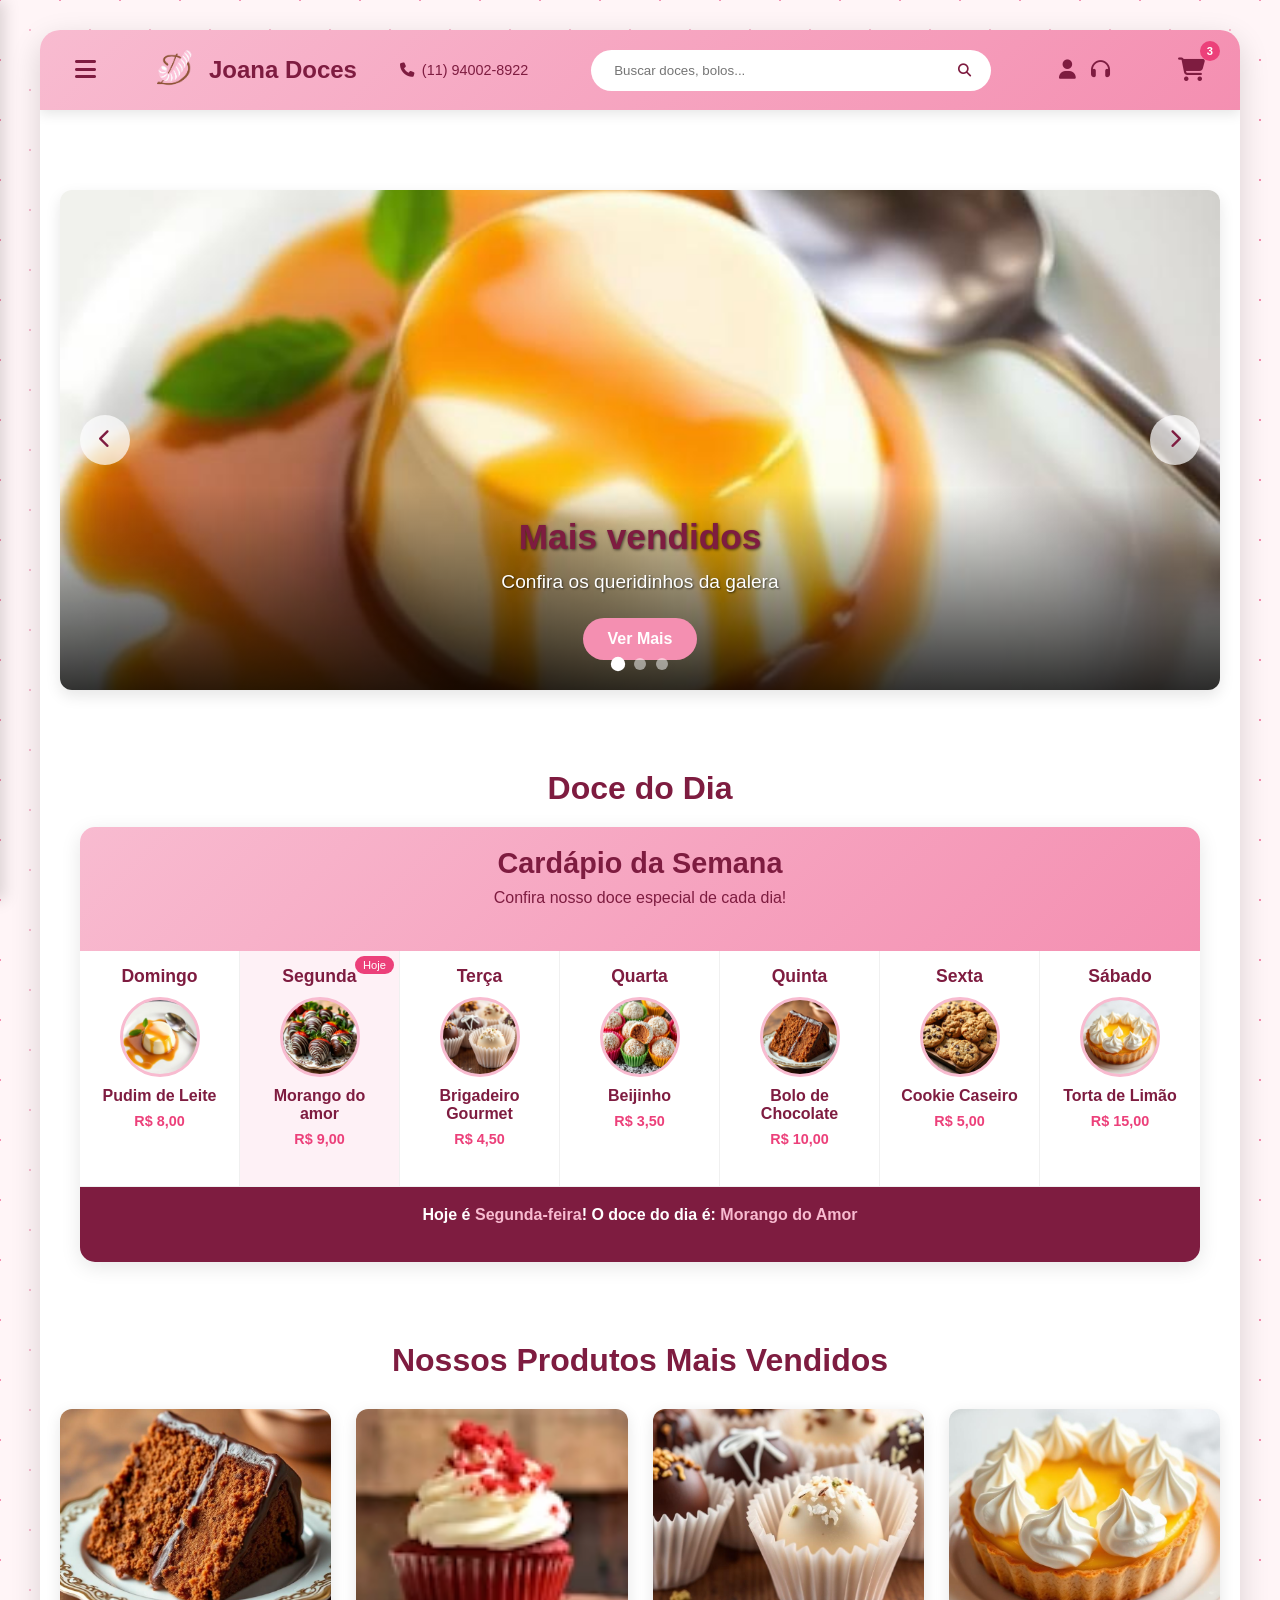
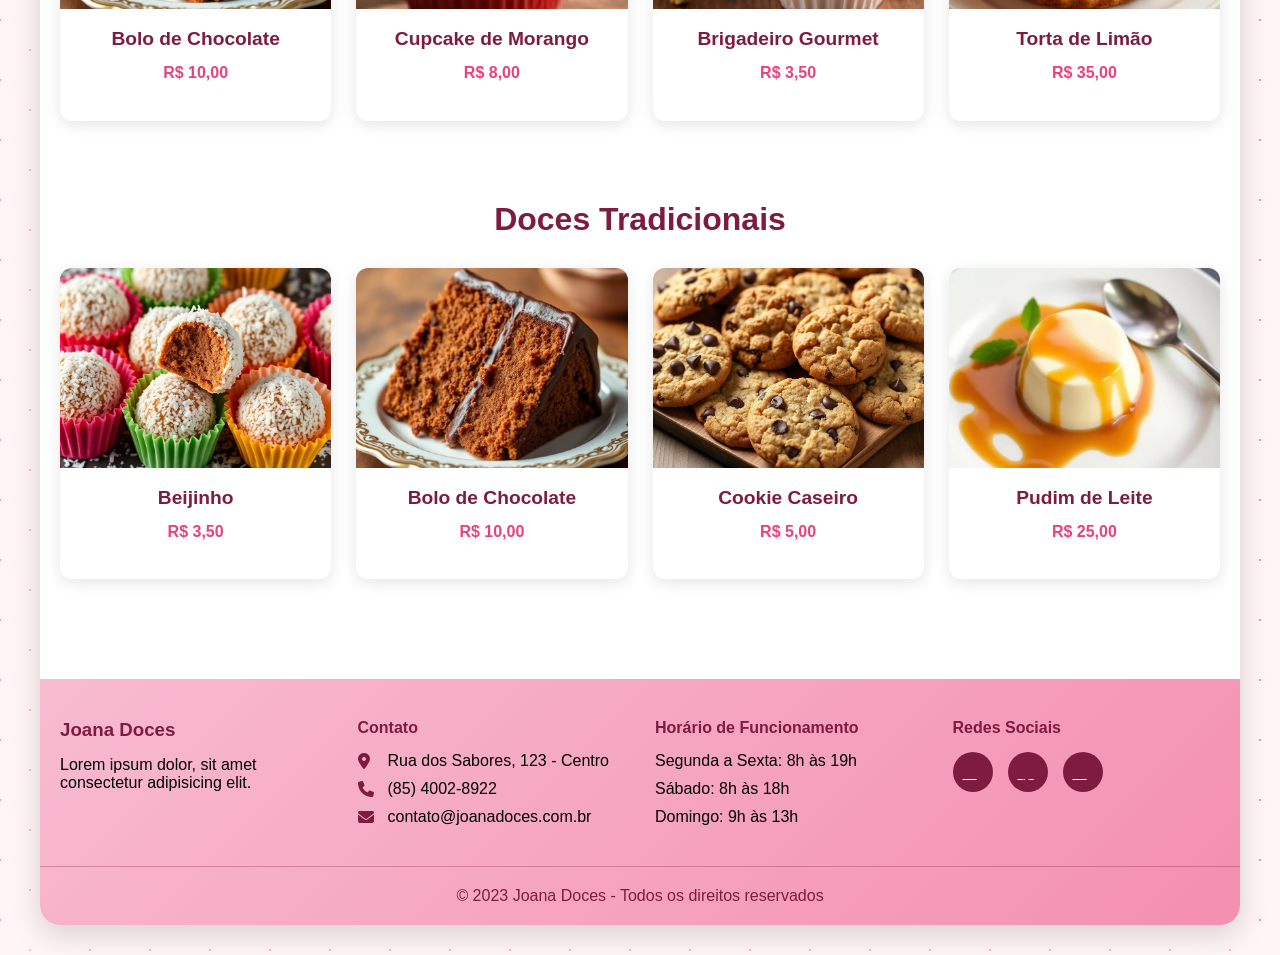
<file: index.html>
<!DOCTYPE html>
<html lang="pt-br">

<head>
    <meta charset="UTF-8">
    <meta name="viewport" content="width=device-width, initial-scale=1.0">
    <title>Joana - Doces</title>
    <link rel="stylesheet" href="https://cdnjs.cloudflare.com/ajax/libs/font-awesome/6.4.0/css/all.min.css">
    <link rel="stylesheet" href="style/style.css">
</head>

<body>
    <div class="main-container">
        <header>
            <button class="menu-toggle" id="menuToggle">
                <i class="fas fa-bars"></i>
            </button>

            <div class="logo">
                <img src="resource/new-logo-removebg-preview.png" alt="Joana Doces" class="logo-img">
                <span class="logo-text">Joana Doces</span>
            </div>

            <div class="contact-info">
                <a href="tel:+551199999999" class="phone-link">
                    <i class="fas fa-phone"></i>
                    <span>(11) 94002-8922</span>
                </a>
            </div>

            <div class="search-bar">
                <input type="text" placeholder="Buscar doces, bolos..." aria-label="Buscar produtos">
                <button type="submit" aria-label="Pesquisar">
                    <i class="fas fa-search"></i>
                </button>
            </div>

            <div class="user-actions">
                <a href="login.html" class="user-icon" aria-label="Minha conta">
                    <i class="fas fa-user"></i>
                </a>
                <a href="pages/suporte.html" class="wishlist-icon" aria-label="Suporte">
                    <i class="fa-solid fa-headphones"></i>
                </a>
            </div>

            <div class="cart-icon" id="cartIcon">
                <i class="fas fa-shopping-cart"></i>
                <span class="cart-count">3</span>
            </div>
        </header>

        <div class="side-menu" id="sideMenu">
            <div class="menu-header">
                <h2 class="menu-title">Menu</h2>
                <button class="close-menu" id="closeMenu">
                    <i class="fas fa-times"></i>
                </button>
            </div>

            <nav class="menu-nav">
                <ul>
                    <li><a href="index.html"><i class="fas fa-home"></i> Início</a></li>
                    <li><a href="#"><i class="fas fa-birthday-cake"></i> Bolos</a></li>
                    <li><a href="#"><i class="fas fa-cookie"></i> Doces do dia</a></li>
                    <li><a href="pages/loja.html"><i class="fas fa-gift"></i> Encomendas</a></li>
                    <li><a href="#"><i class="fas fa-users"></i> Sobre Nós</a></li>
                    <li><a href="pages/suporte.html"><i class="fas fa-phone"></i> Contato</a></li>
                </ul>
            </nav>
        </div>

        <div class="overlay" id="overlay"></div>

        <div class="content">
            <!-- Carrossel -->
            <section class="carousel-section">
                <div class="carousel-container">
                    <div class="carousel">
                        <div class="carousel-slide active">
                            <img src="img/baixados (5).jfif"
                                alt="Bolos decorados">
                            <div class="slide-content">
                                <h2>Mais vendidos</h2>
                                <p>Confira os queridinhos da galera</p>
                                <a href="#" class="btn">Ver Mais</a>
                            </div>
                        </div>
                        <div class="carousel-slide">
                            <img src="img/baixados (4).jfif"
                                alt="Cupcakes coloridos">
                            <div class="slide-content">
                                <h2>Doces do dia</h2>
                                <p>Sabores incríveis para todas as ocasiões</p>
                                <a href="#" class="btn">Ver Mais</a>
                            </div>
                        </div>
                        <div class="carousel-slide">
                            <img src="img/baixados (2).jfif"
                                alt="Docinhos finos">
                            <div class="slide-content">
                                <h2>Sugestões para você</h2>
                                <p>Sobremesas elegantes para momentos especiais</p>
                                <a href="#" class="btn">Ver Mais</a>
                            </div>
                        </div>
                    </div>
                    <button class="carousel-control prev" id="prevBtn">
                        <i class="fas fa-chevron-left"></i>
                    </button>
                    <button class="carousel-control next" id="nextBtn">
                        <i class="fas fa-chevron-right"></i>
                    </button>
                    <div class="carousel-indicators" id="indicators"></div>
                </div>
            </section>

            <!-- Seção Doce do Dia -->
            <section class="daily-special">
                <h2 class="section-title">Doce do Dia</h2>
                <div class="calendar-container">
                    <div class="calendar">
                        <div class="calendar-header">
                            <h3>Cardápio da Semana</h3>
                            <p>Confira nosso doce especial de cada dia!</p>
                        </div>
                        <div class="week-days">
                            <div class="day" data-day="domingo">
                                <h4>Domingo</h4>
                                <div class="dessert-info">
                                    <div class="dessert-image"
                                        style="background-image: url('img/baixados\ \(5\).jfif')">
                                    </div>
                                    <h5>Pudim de Leite</h5>
                                    <p>R$ 8,00</p>
                                </div>
                            </div>
                            <div class="day" data-day="segunda">
                                <h4>Segunda</h4>
                                <div class="dessert-info">
                                    <div class="dessert-image"
                                        style="background-image: url('img/baixados\ \(4\).jfif')">
                                    </div>
                                    <h5>Morango do amor</h5>
                                    <p>R$ 9,00</p>
                                </div>
                            </div>
                            <div class="day" data-day="terca">
                                <h4>Terça</h4>
                                <div class="dessert-info">
                                    <div class="dessert-image"
                                        style="background-image: url('img/baixados\ \(2\).jfif')">
                                    </div>
                                    <h5>Brigadeiro Gourmet</h5>
                                    <p>R$ 4,50</p>
                                </div>
                            </div>
                            <div class="day" data-day="quarta">
                                <h4>Quarta</h4>
                                <div class="dessert-info">
                                    <div class="dessert-image"
                                        style="background-image: url('img/baixados.jfif')">
                                    </div>
                                    <h5>Beijinho</h5>
                                    <p>R$ 3,50</p>
                                </div>
                            </div>
                            <div class="day" data-day="quinta">
                                <h4>Quinta</h4>
                                <div class="dessert-info">
                                    <div class="dessert-image"
                                        style="background-image: url('img/baixados\ \(1\).jfif')">
                                    </div>
                                    <h5>Bolo de Chocolate</h5>
                                    <p>R$ 10,00</p>
                                </div>
                            </div>
                            <div class="day" data-day="sexta">
                                <h4>Sexta</h4>
                                <div class="dessert-info">
                                    <div class="dessert-image"
                                        style="background-image: url('img/baixados\ \(3\).jfif')">
                                    </div>
                                    <h5>Cookie Caseiro</h5>
                                    <p>R$ 5,00</p>
                                </div>
                            </div>
                            <div class="day" data-day="sabado">
                                <h4>Sábado</h4>
                                <div class="dessert-info">
                                    <div class="dessert-image"
                                        style="background-image: url('img/baixados\ \(6\).jfif')">
                                    </div>
                                    <h5>Torta de Limão</h5>
                                    <p>R$ 15,00</p>
                                </div>
                            </div>
                        </div>
                        <div class="current-day-highlight">
                            <p>Hoje é <span id="current-day-name">Segunda-feira</span>! O doce do dia é: <span
                                    id="today-special">Morango do Amor</span></p>
                        </div>
                    </div>
                </div>
            </section>

            <!-- Sessao de produtos -->
            <section class="products-section">
                <h2 class="section-title">Nossos Produtos Mais Vendidos</h2>
                <div class="product-grid">
                    <div class="product-card">
                        <img src="img/baixados (1).jfif"
                            alt="Bolo de chocolate" class="product-image">
                        <div class="product-info">
                            <h3 class="product-title">Bolo de Chocolate</h3>
                            <p class="product-price">R$ 10,00</p>
                        </div>
                    </div>
                    <div class="product-card">
                        <img src="img/cupckeike.avif"
                            alt="Cupcake morango" class="product-image">
                        <div class="product-info">
                            <h3 class="product-title">Cupcake de Morango</h3>
                            <p class="product-price">R$ 8,00</p>
                        </div>
                    </div>
                    <div class="product-card">
                        <img src="img/baixados (2).jfif"
                            alt="Brigadeiro" class="product-image">
                        <div class="product-info">
                            <h3 class="product-title">Brigadeiro Gourmet</h3>
                            <p class="product-price">R$ 3,50</p>
                        </div>
                    </div>
                    <div class="product-card">
                        <img src="img/baixados (6).jfif"
                            alt="Torta de limão" class="product-image">
                        <div class="product-info">
                            <h3 class="product-title">Torta de Limão</h3>
                            <p class="product-price">R$ 35,00</p>
                        </div>
                    </div>
                </div>
            </section>

            <section class="products-section">
                <h2 class="section-title">Doces Tradicionais</h2>
                <div class="product-grid">
                    <div class="product-card">
                        <img src="img/baixados.jfif"
                            alt="Beijinho" class="product-image">
                        <div class="product-info">
                            <h3 class="product-title">Beijinho</h3>
                            <p class="product-price">R$ 3,50</p>
                        </div>
                    </div>
                    <div class="product-card">
                        <img src="img/baixados (1).jfif"
                            alt="Bolo de cenoura" class="product-image">
                        <div class="product-info">
                            <h3 class="product-title">Bolo de Chocolate</h3>
                            <p class="product-price">R$ 10,00</p>
                        </div>
                    </div>
                    <div class="product-card">
                        <img src="img/baixados (3).jfif"
                            alt="Cookie" class="product-image">
                        <div class="product-info">
                            <h3 class="product-title">Cookie Caseiro</h3>
                            <p class="product-price">R$ 5,00</p>
                        </div>
                    </div>
                    <div class="product-card">
                        <img src="img/baixados (5).jfif"
                            alt="Pudim" class="product-image">
                        <div class="product-info">
                            <h3 class="product-title">Pudim de Leite</h3>
                            <p class="product-price">R$ 25,00</p>
                        </div>
                    </div>
                </div>
            </section>
        </div>

        <footer class="site-footer">
            <div class="footer-content">
                <div class="footer-section">
                    <h3>Joana Doces</h3>
                    <p>Lorem ipsum dolor, sit amet consectetur adipisicing elit.</p>
                </div>

                <div class="footer-section">
                    <h4>Contato</h4>
                    <p><i class="fas fa-map-marker-alt"></i> Rua dos Sabores, 123 - Centro</p>
                    <p><i class="fas fa-phone"></i> (85) 4002-8922</p>
                    <p><i class="fas fa-envelope"></i> contato@joanadoces.com.br</p>
                </div>

                <div class="footer-section">
                    <h4>Horário de Funcionamento</h4>
                    <p>Segunda a Sexta: 8h às 19h</p>
                    <p>Sábado: 8h às 18h</p>
                    <p>Domingo: 9h às 13h</p>
                </div>

                <div class="footer-section">
                    <h4>Redes Sociais</h4>
                    <div class="social-icons">
                        <a href="#"><i class="fab fa-instagram"></i></a>
                        <a href="#"><i class="fab fa-facebook"></i></a>
                        <a href="#"><i class="fab fa-whatsapp"></i></a>
                    </div>
                </div>
            </div>

            <div class="footer-bottom">
                <p>&copy; 2023 Joana Doces - Todos os direitos reservados</p>
            </div>
        </footer>

    </div>
    <script src="scripts/script.js"></script>
</body>

</html>
</file>
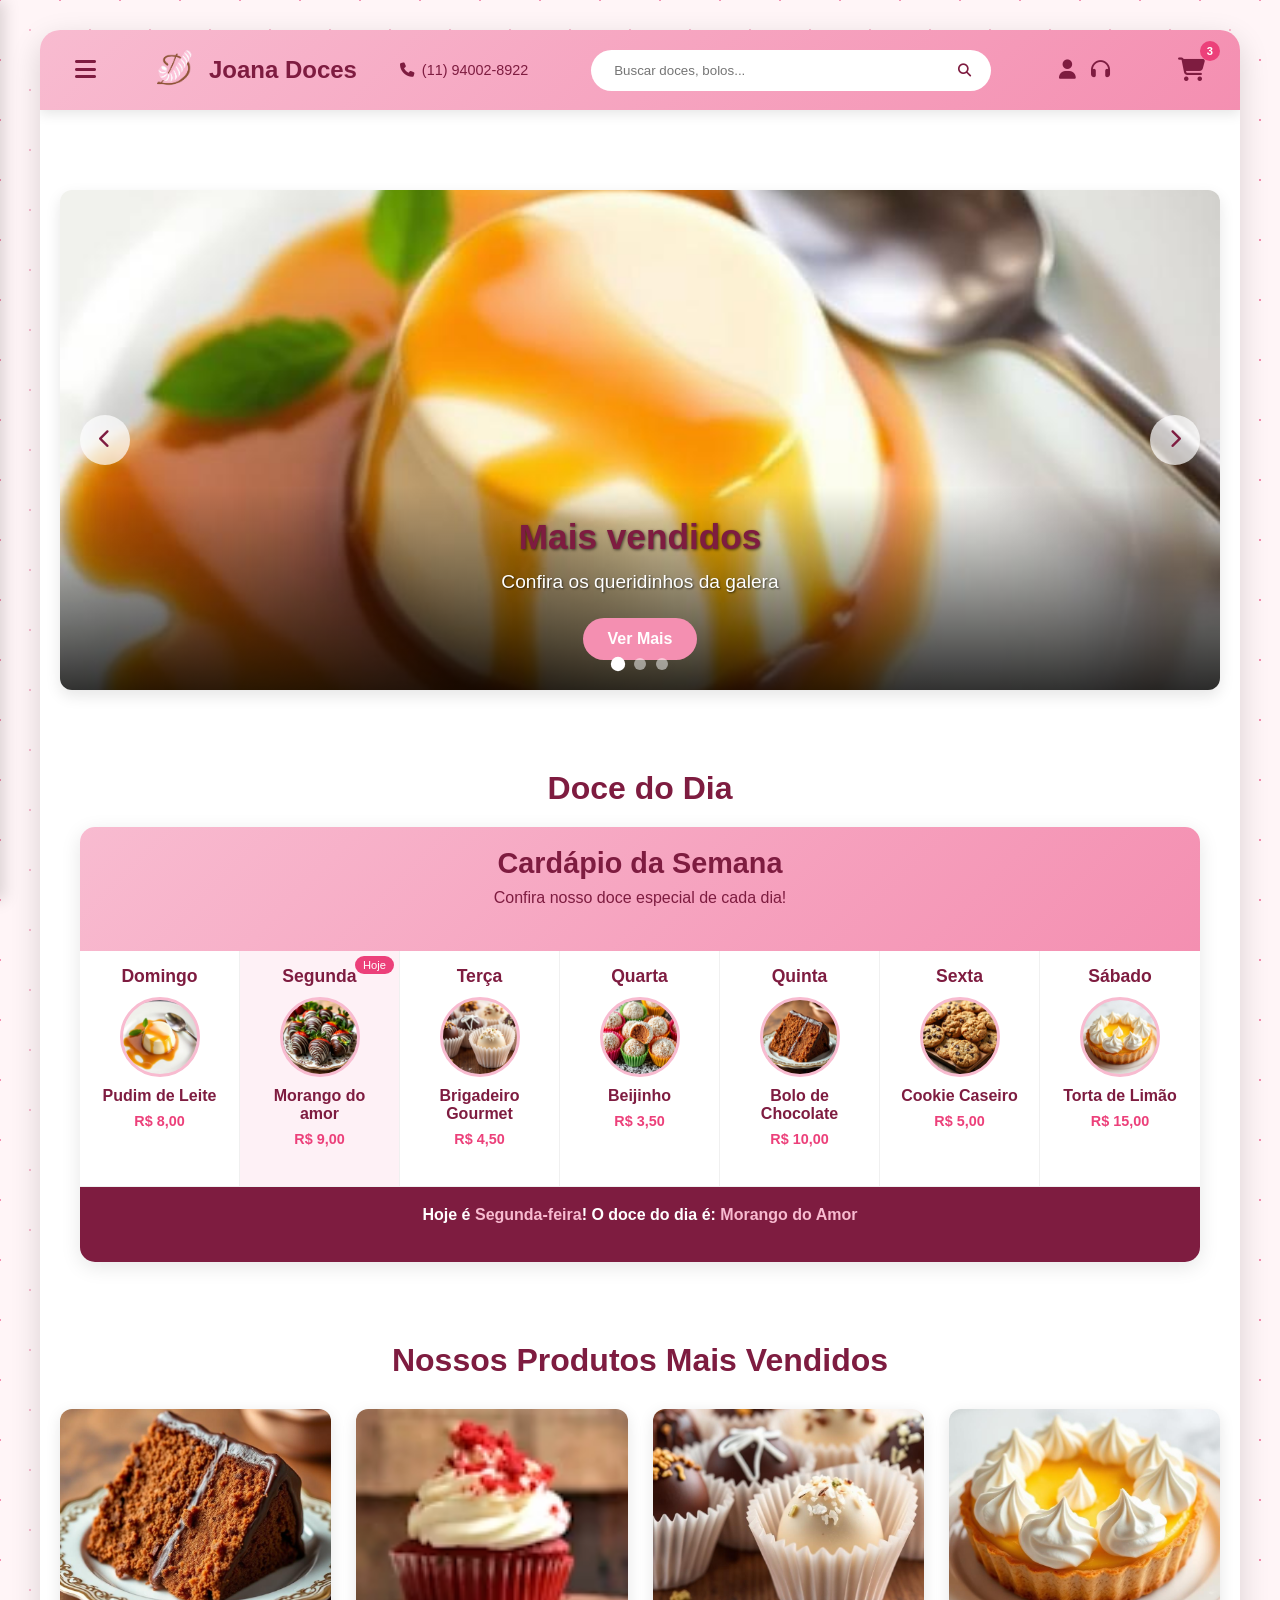
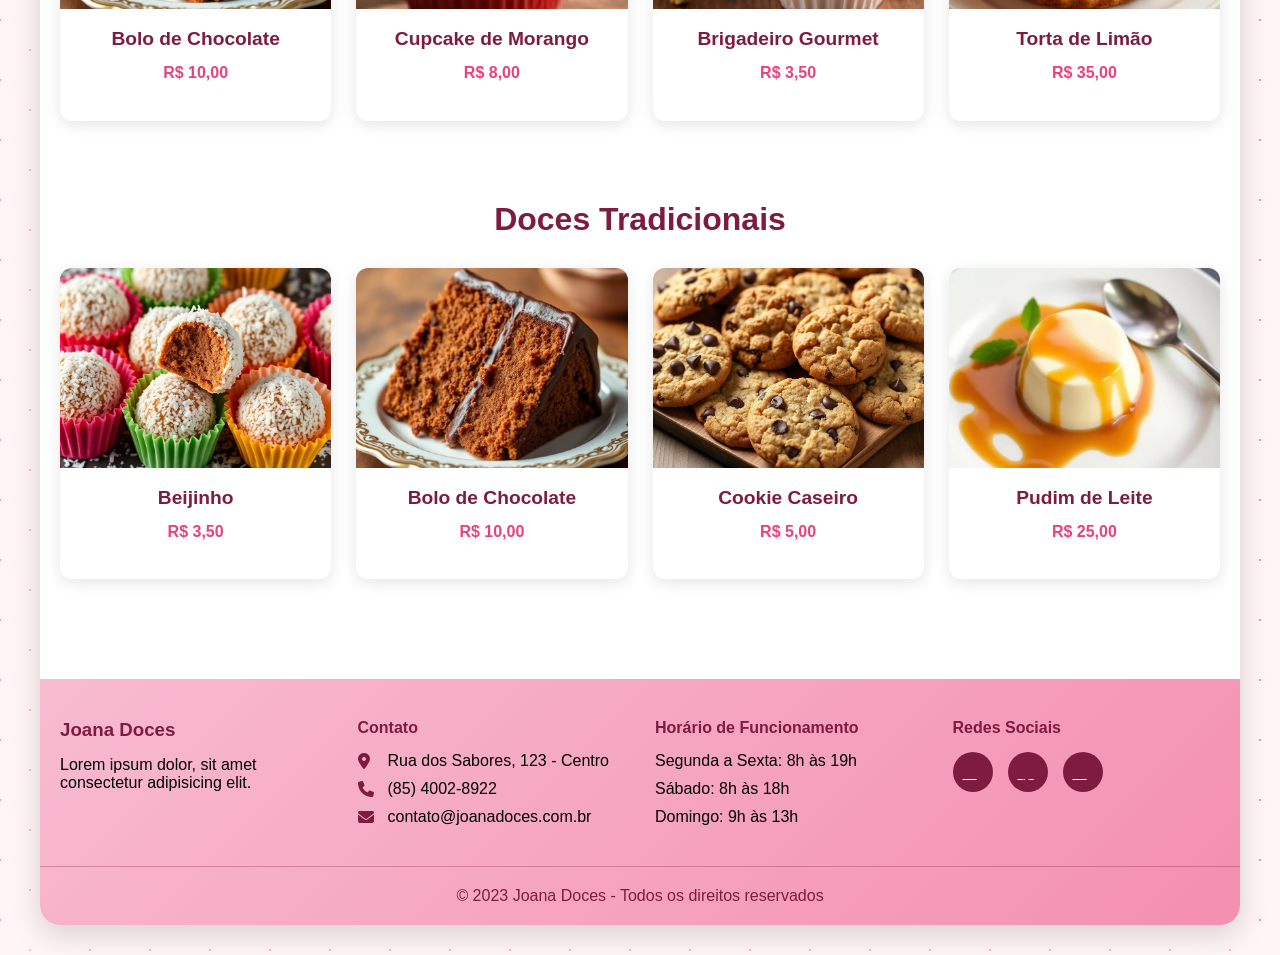
<file: code/index.html>
<!DOCTYPE html>
<html lang="pt-br">

<head>
    <meta charset="UTF-8">
    <meta name="viewport" content="width=device-width, initial-scale=1.0">
    <title>Joana - Doces</title>
    <link rel="stylesheet" href="https://cdnjs.cloudflare.com/ajax/libs/font-awesome/6.4.0/css/all.min.css">
    <link rel="stylesheet" href="style/style.css">
</head>

<body>
    <div class="main-container">
        <header>
            <button class="menu-toggle" id="menuToggle">
                <i class="fas fa-bars"></i>
            </button>

            <div class="logo">
                <img src="resource/new-logo-removebg-preview.png" alt="Joana Doces" class="logo-img">
                <span class="logo-text">Joana Doces</span>
            </div>

            <div class="contact-info">
                <a href="tel:+551199999999" class="phone-link">
                    <i class="fas fa-phone"></i>
                    <span>(11) 94002-8922</span>
                </a>
            </div>

            <div class="search-bar">
                <input type="text" placeholder="Buscar doces, bolos..." aria-label="Buscar produtos">
                <button type="submit" aria-label="Pesquisar">
                    <i class="fas fa-search"></i>
                </button>
            </div>

            <div class="user-actions">
                <a href="login.html" class="user-icon" aria-label="Minha conta">
                    <i class="fas fa-user"></i>
                </a>
                <a href="/code/pages/suporte.html" class="wishlist-icon" aria-label="Suporte">
                    <i class="fa-solid fa-headphones"></i>
                </a>
            </div>

            <div class="cart-icon" id="cartIcon">
                <i class="fas fa-shopping-cart"></i>
                <span class="cart-count">3</span>
            </div>
        </header>

        <div class="side-menu" id="sideMenu">
            <div class="menu-header">
                <h2 class="menu-title">Menu</h2>
                <button class="close-menu" id="closeMenu">
                    <i class="fas fa-times"></i>
                </button>
            </div>

            <nav class="menu-nav">
                <ul>
                    <li><a href="index.html"><i class="fas fa-home"></i> Início</a></li>
                    <li><a href="#"><i class="fas fa-birthday-cake"></i> Bolos</a></li>
                    <li><a href="#"><i class="fas fa-cookie"></i> Doces do dia</a></li>
                    <li><a href="pages/loja.html"><i class="fas fa-gift"></i> Encomendas</a></li>
                    <li><a href="#"><i class="fas fa-users"></i> Sobre Nós</a></li>
                    <li><a href="pages/suporte.html"><i class="fas fa-phone"></i> Contato</a></li>
                </ul>
            </nav>
        </div>

        <div class="overlay" id="overlay"></div>

        <div class="content">
            <!-- Carrossel -->
            <section class="carousel-section">
                <div class="carousel-container">
                    <div class="carousel">
                        <div class="carousel-slide active">
                            <img src="img/baixados (5).jfif"
                                alt="Bolos decorados">
                            <div class="slide-content">
                                <h2>Mais vendidos</h2>
                                <p>Confira os queridinhos da galera</p>
                                <a href="#" class="btn">Ver Mais</a>
                            </div>
                        </div>
                        <div class="carousel-slide">
                            <img src="img/baixados (4).jfif"
                                alt="Cupcakes coloridos">
                            <div class="slide-content">
                                <h2>Doces do dia</h2>
                                <p>Sabores incríveis para todas as ocasiões</p>
                                <a href="#" class="btn">Ver Mais</a>
                            </div>
                        </div>
                        <div class="carousel-slide">
                            <img src="img/baixados (2).jfif"
                                alt="Docinhos finos">
                            <div class="slide-content">
                                <h2>Sugestões para você</h2>
                                <p>Sobremesas elegantes para momentos especiais</p>
                                <a href="#" class="btn">Ver Mais</a>
                            </div>
                        </div>
                    </div>
                    <button class="carousel-control prev" id="prevBtn">
                        <i class="fas fa-chevron-left"></i>
                    </button>
                    <button class="carousel-control next" id="nextBtn">
                        <i class="fas fa-chevron-right"></i>
                    </button>
                    <div class="carousel-indicators" id="indicators"></div>
                </div>
            </section>

            <!-- Seção Doce do Dia -->
            <section class="daily-special">
                <h2 class="section-title">Doce do Dia</h2>
                <div class="calendar-container">
                    <div class="calendar">
                        <div class="calendar-header">
                            <h3>Cardápio da Semana</h3>
                            <p>Confira nosso doce especial de cada dia!</p>
                        </div>
                        <div class="week-days">
                            <div class="day" data-day="domingo">
                                <h4>Domingo</h4>
                                <div class="dessert-info">
                                    <div class="dessert-image"
                                        style="background-image: url('img/baixados\ \(5\).jfif')">
                                    </div>
                                    <h5>Pudim de Leite</h5>
                                    <p>R$ 8,00</p>
                                </div>
                            </div>
                            <div class="day" data-day="segunda">
                                <h4>Segunda</h4>
                                <div class="dessert-info">
                                    <div class="dessert-image"
                                        style="background-image: url('/code/img/baixados\ \(4\).jfif')">
                                    </div>
                                    <h5>Morango do amor</h5>
                                    <p>R$ 9,00</p>
                                </div>
                            </div>
                            <div class="day" data-day="terca">
                                <h4>Terça</h4>
                                <div class="dessert-info">
                                    <div class="dessert-image"
                                        style="background-image: url('/code/img/baixados\ \(2\).jfif')">
                                    </div>
                                    <h5>Brigadeiro Gourmet</h5>
                                    <p>R$ 4,50</p>
                                </div>
                            </div>
                            <div class="day" data-day="quarta">
                                <h4>Quarta</h4>
                                <div class="dessert-info">
                                    <div class="dessert-image"
                                        style="background-image: url('img/baixados.jfif')">
                                    </div>
                                    <h5>Beijinho</h5>
                                    <p>R$ 3,50</p>
                                </div>
                            </div>
                            <div class="day" data-day="quinta">
                                <h4>Quinta</h4>
                                <div class="dessert-info">
                                    <div class="dessert-image"
                                        style="background-image: url('img/baixados\ \(1\).jfif')">
                                    </div>
                                    <h5>Bolo de Chocolate</h5>
                                    <p>R$ 10,00</p>
                                </div>
                            </div>
                            <div class="day" data-day="sexta">
                                <h4>Sexta</h4>
                                <div class="dessert-info">
                                    <div class="dessert-image"
                                        style="background-image: url('img/baixados\ \(3\).jfif')">
                                    </div>
                                    <h5>Cookie Caseiro</h5>
                                    <p>R$ 5,00</p>
                                </div>
                            </div>
                            <div class="day" data-day="sabado">
                                <h4>Sábado</h4>
                                <div class="dessert-info">
                                    <div class="dessert-image"
                                        style="background-image: url('img/baixados\ \(6\).jfif')">
                                    </div>
                                    <h5>Torta de Limão</h5>
                                    <p>R$ 15,00</p>
                                </div>
                            </div>
                        </div>
                        <div class="current-day-highlight">
                            <p>Hoje é <span id="current-day-name">Segunda-feira</span>! O doce do dia é: <span
                                    id="today-special">Morango do Amor</span></p>
                        </div>
                    </div>
                </div>
            </section>

            <!-- Sessao de produtos -->
            <section class="products-section">
                <h2 class="section-title">Nossos Produtos Mais Vendidos</h2>
                <div class="product-grid">
                    <div class="product-card">
                        <img src="img/baixados (1).jfif"
                            alt="Bolo de chocolate" class="product-image">
                        <div class="product-info">
                            <h3 class="product-title">Bolo de Chocolate</h3>
                            <p class="product-price">R$ 10,00</p>
                        </div>
                    </div>
                    <div class="product-card">
                        <img src="img/cupckeike.avif"
                            alt="Cupcake morango" class="product-image">
                        <div class="product-info">
                            <h3 class="product-title">Cupcake de Morango</h3>
                            <p class="product-price">R$ 8,00</p>
                        </div>
                    </div>
                    <div class="product-card">
                        <img src="img/baixados (2).jfif"
                            alt="Brigadeiro" class="product-image">
                        <div class="product-info">
                            <h3 class="product-title">Brigadeiro Gourmet</h3>
                            <p class="product-price">R$ 3,50</p>
                        </div>
                    </div>
                    <div class="product-card">
                        <img src="img/baixados (6).jfif"
                            alt="Torta de limão" class="product-image">
                        <div class="product-info">
                            <h3 class="product-title">Torta de Limão</h3>
                            <p class="product-price">R$ 35,00</p>
                        </div>
                    </div>
                </div>
            </section>

            <section class="products-section">
                <h2 class="section-title">Doces Tradicionais</h2>
                <div class="product-grid">
                    <div class="product-card">
                        <img src="img/baixados.jfif"
                            alt="Beijinho" class="product-image">
                        <div class="product-info">
                            <h3 class="product-title">Beijinho</h3>
                            <p class="product-price">R$ 3,50</p>
                        </div>
                    </div>
                    <div class="product-card">
                        <img src="img/baixados (1).jfif"
                            alt="Bolo de cenoura" class="product-image">
                        <div class="product-info">
                            <h3 class="product-title">Bolo de Chocolate</h3>
                            <p class="product-price">R$ 10,00</p>
                        </div>
                    </div>
                    <div class="product-card">
                        <img src="img/baixados (3).jfif"
                            alt="Cookie" class="product-image">
                        <div class="product-info">
                            <h3 class="product-title">Cookie Caseiro</h3>
                            <p class="product-price">R$ 5,00</p>
                        </div>
                    </div>
                    <div class="product-card">
                        <img src="img/baixados (5).jfif"
                            alt="Pudim" class="product-image">
                        <div class="product-info">
                            <h3 class="product-title">Pudim de Leite</h3>
                            <p class="product-price">R$ 25,00</p>
                        </div>
                    </div>
                </div>
            </section>
        </div>

        <footer class="site-footer">
            <div class="footer-content">
                <div class="footer-section">
                    <h3>Joana Doces</h3>
                    <p>Lorem ipsum dolor, sit amet consectetur adipisicing elit.</p>
                </div>

                <div class="footer-section">
                    <h4>Contato</h4>
                    <p><i class="fas fa-map-marker-alt"></i> Rua dos Sabores, 123 - Centro</p>
                    <p><i class="fas fa-phone"></i> (85) 4002-8922</p>
                    <p><i class="fas fa-envelope"></i> contato@joanadoces.com.br</p>
                </div>

                <div class="footer-section">
                    <h4>Horário de Funcionamento</h4>
                    <p>Segunda a Sexta: 8h às 19h</p>
                    <p>Sábado: 8h às 18h</p>
                    <p>Domingo: 9h às 13h</p>
                </div>

                <div class="footer-section">
                    <h4>Redes Sociais</h4>
                    <div class="social-icons">
                        <a href="#"><i class="fab fa-instagram"></i></a>
                        <a href="#"><i class="fab fa-facebook"></i></a>
                        <a href="#"><i class="fab fa-whatsapp"></i></a>
                    </div>
                </div>
            </div>

            <div class="footer-bottom">
                <p>&copy; 2023 Joana Doces - Todos os direitos reservados</p>
            </div>
        </footer>

    </div>
    <script src="scripts/script.js"></script>
</body>

</html>
</file>
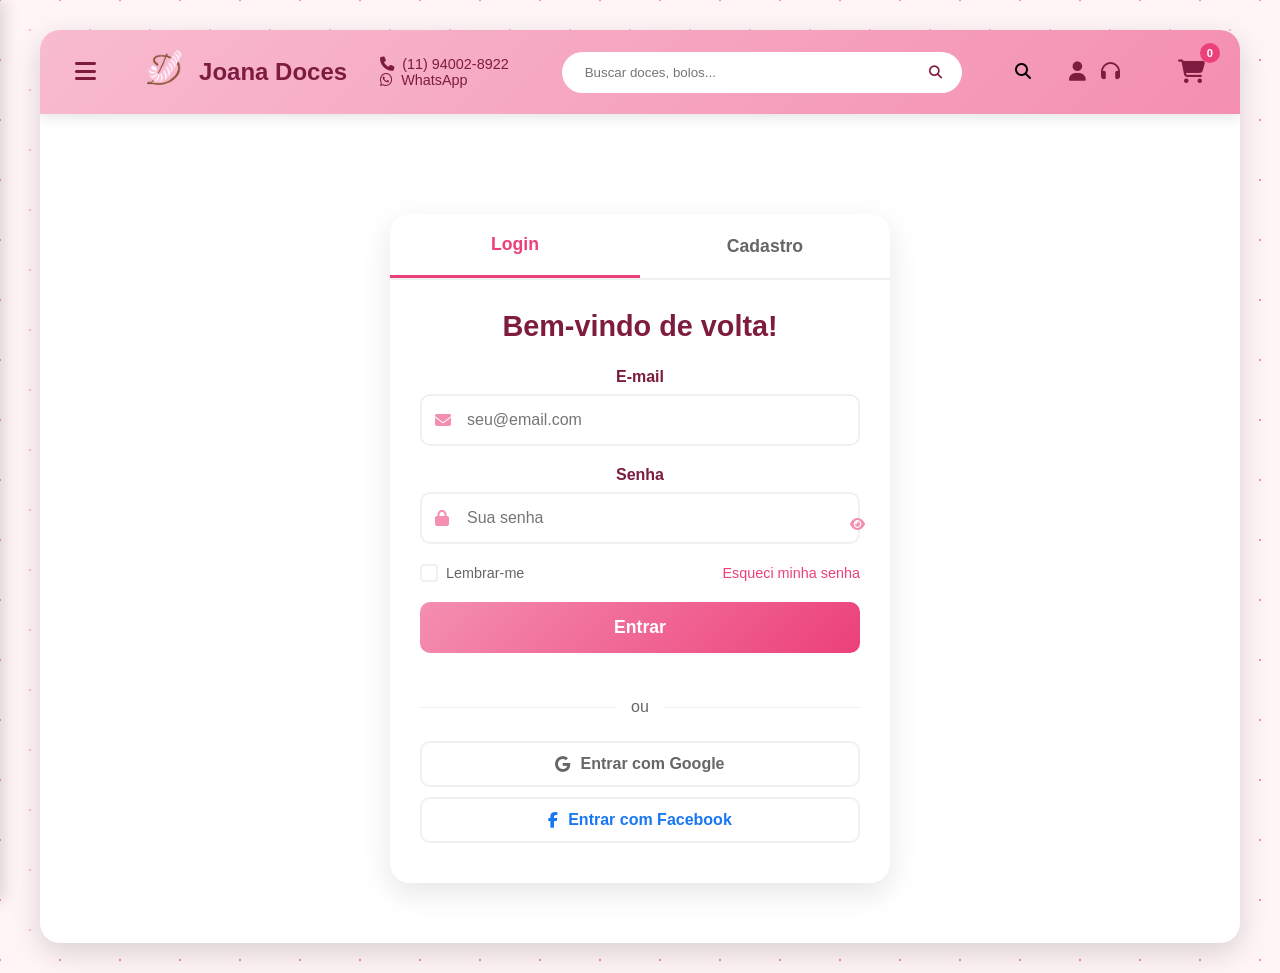
<file: login.html>
<!DOCTYPE html>
<html lang="pt-br">
<head>
    <meta charset="UTF-8">
    <meta name="viewport" content="width=device-width, initial-scale=1.0">
    <title>Login - Joana Doces</title>
    <link rel="stylesheet" href="https://cdnjs.cloudflare.com/ajax/libs/font-awesome/6.4.0/css/all.min.css">
    <link rel="stylesheet" href="style/style.css">
</head>
<body>
    <div class="main-container">
        <header>
            <button class="menu-toggle" id="menuToggle">
                <i class="fas fa-bars"></i>
            </button>
            
            <div class="logo">
                <a href="index.html">
                    <img src="resource/new-logo-removebg-preview.png" alt="Joana Doces" class="logo-img">
                </a>
                <span class="logo-text">Joana Doces</span>
            </div>

            <div class="contact-info">
                <a href="tel:+5585994512723" class="phone-link">
                    <i class="fas fa-phone"></i>
                    <span>(11) 94002-8922</span>
                </a>
                <a href="https://wa.me/55994512723" class="whatsapp-link">
                    <i class="fab fa-whatsapp"></i>
                    <span>WhatsApp</span>
                </a>
            </div>

            <div class="search-bar">
                <input type="text" placeholder="Buscar doces, bolos..." aria-label="Buscar produtos">
                <button type="submit" aria-label="Pesquisar">
                    <i class="fas fa-search"></i>
                </button>
            </div>

            <div class="mobile-search-icon">
                <i class="fas fa-search"></i>
            </div>

            <div class="user-actions">
                <a href="login.html" class="user-icon" aria-label="Minha conta">
                    <i class="fas fa-user"></i>
                </a>
                <a href="pages/suporte.html" class="wishlist-icon" aria-label="Suporte">
                    <i class="fa-solid fa-headphones"></i>
                </a>
            </div>
            
            <div class="cart-icon" id="cartIcon">
                <i class="fas fa-shopping-cart"></i>
                <span class="cart-count">0</span>
            </div>
        </header>
        
        <div class="side-menu" id="sideMenu">
           <div class="menu-header">
                <h2 class="menu-title">Menu</h2>
                <button class="close-menu" id="closeMenu">
                    <i class="fas fa-times"></i>
                </button>
            </div>

            <nav class="menu-nav">
                <ul>
                    <li><a href="index.html"><i class="fas fa-home"></i> Início</a></li>
                    <li><a href="#"><i class="fas fa-birthday-cake"></i> Bolos</a></li>
                    <li><a href="#"><i class="fas fa-cookie"></i> Doces do dia</a></li>
                    <li><a href="/code/pages/loja.html"><i class="fas fa-gift"></i> Encomendas</a></li>
                    <li><a href="pages/suporte.html"><i class="fas fa-users"></i> Sobre Nós</a></li>
                    <li><a href="/code/pages/suporte.html"><i class="fas fa-phone"></i> Contato</a></li>
                </ul>
            </nav>
        </div>
        
        <div class="overlay" id="overlay"></div>
        
        <div class="content">
            <div class="auth-container">
                <div class="auth-tabs">
                    <button class="tab-btn active" data-tab="login">Login</button>
                    <button class="tab-btn" data-tab="register">Cadastro</button>
                </div>

                <div class="auth-forms">
                    <!-- Formulário de Login -->
                    <form id="login-form" class="auth-form active">
                        <h2>Bem-vindo de volta!</h2>
                        
                        <div class="form-group">
                            <label for="login-email">E-mail</label>
                            <div class="input-with-icon">
                                <i class="fas fa-envelope"></i>
                                <input type="email" id="login-email" placeholder="seu@email.com" required>
                            </div>
                        </div>

                        <div class="form-group">
                            <label for="login-password">Senha</label>
                            <div class="input-with-icon">
                                <i class="fas fa-lock"></i>
                                <input type="password" id="login-password" placeholder="Sua senha" required>
                                <button type="button" class="toggle-password">
                                    <i class="fas fa-eye"></i>
                                </button>
                            </div>
                        </div>

                        <div class="form-options">
                            <label class="checkbox-container">
                                <input type="checkbox" id="remember-me">
                                <span class="checkmark"></span>
                                Lembrar-me
                            </label>
                            <a href="#" class="forgot-password">Esqueci minha senha</a>
                        </div>

                        <button type="submit" class="auth-btn">Entrar</button>

                        <div class="auth-divider">
                            <span>ou</span>
                        </div>

                        <button type="button" class="social-btn google-btn">
                            <i class="fab fa-google"></i>
                            Entrar com Google
                        </button>

                        <button type="button" class="social-btn facebook-btn">
                            <i class="fab fa-facebook-f"></i>
                            Entrar com Facebook
                        </button>
                    </form>

                    <!-- Formulário de Cadastro -->
                    <form id="register-form" class="auth-form">
                        <h2>Crie sua conta</h2>
                        
                        <div class="form-group">
                            <label for="register-name">Nome completo</label>
                            <div class="input-with-icon">
                                <i class="fas fa-user"></i>
                                <input type="text" id="register-name" placeholder="Seu nome completo" required>
                            </div>
                        </div>

                        <div class="form-group">
                            <label for="register-email">E-mail</label>
                            <div class="input-with-icon">
                                <i class="fas fa-envelope"></i>
                                <input type="email" id="register-email" placeholder="seu@email.com" required>
                            </div>
                        </div>

                        <div class="form-group">
                            <label for="register-phone">Telefone</label>
                            <div class="input-with-icon">
                                <i class="fas fa-phone"></i>
                                <input type="tel" id="register-phone" placeholder="(11) 99999-9999" required>
                            </div>
                        </div>

                        <div class="form-group">
                            <label for="register-password">Senha</label>
                            <div class="input-with-icon">
                                <i class="fas fa-lock"></i>
                                <input type="password" id="register-password" placeholder="Crie uma senha" required>
                                <button type="button" class="toggle-password">
                                    <i class="fas fa-eye"></i>
                                </button>
                            </div>
                            <div class="password-strength">
                                <div class="strength-bar"></div>
                                <span class="strength-text">Força da senha</span>
                            </div>
                        </div>

                        <div class="form-group">
                            <label for="register-confirm-password">Confirmar senha</label>
                            <div class="input-with-icon">
                                <i class="fas fa-lock"></i>
                                <input type="password" id="register-confirm-password" placeholder="Confirme sua senha" required>
                            </div>
                        </div>

                        <div class="form-options">
                            <label class="checkbox-container">
                                <input type="checkbox" id="accept-terms" required>
                                <span class="checkmark"></span>
                                Aceito os <a href="#">termos de uso</a> e <a href="#">política de privacidade</a>
                            </label>
                        </div>

                        <button type="submit" class="auth-btn">Criar conta</button>

                        <div class="auth-divider">
                            <span>ou</span>
                        </div>

                        <button type="button" class="social-btn google-btn">
                            <i class="fab fa-google"></i>
                            Cadastrar com Google
                        </button>

                        <button type="button" class="social-btn facebook-btn">
                            <i class="fab fa-facebook-f"></i>
                            Cadastrar com Facebook
                        </button>
                    </form>
                </div>
            </div>
        </div>
    </div>

    <script src="scripts/script.js"></script>
    <script src="scripts/auth.js"></script>
</body>
</html>
</file>
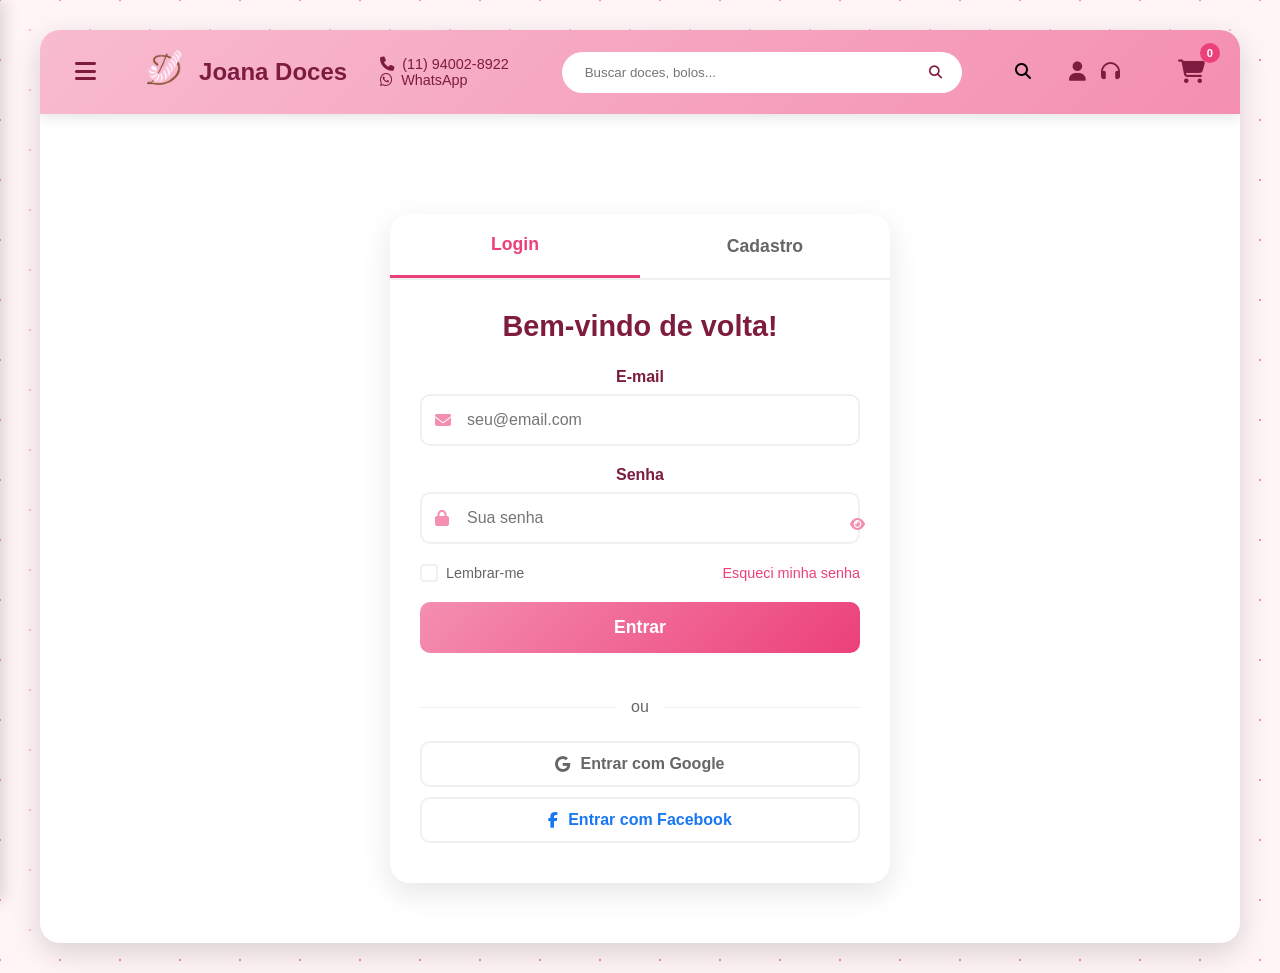
<file: code/login.html>
<!DOCTYPE html>
<html lang="pt-br">
<head>
    <meta charset="UTF-8">
    <meta name="viewport" content="width=device-width, initial-scale=1.0">
    <title>Login - Joana Doces</title>
    <link rel="stylesheet" href="https://cdnjs.cloudflare.com/ajax/libs/font-awesome/6.4.0/css/all.min.css">
    <link rel="stylesheet" href="style/style.css">
</head>
<body>
    <div class="main-container">
        <header>
            <button class="menu-toggle" id="menuToggle">
                <i class="fas fa-bars"></i>
            </button>
            
            <div class="logo">
                <a href="index.html">
                    <img src="resource/new-logo-removebg-preview.png" alt="Joana Doces" class="logo-img">
                </a>
                <span class="logo-text">Joana Doces</span>
            </div>

            <div class="contact-info">
                <a href="tel:+5585994512723" class="phone-link">
                    <i class="fas fa-phone"></i>
                    <span>(11) 94002-8922</span>
                </a>
                <a href="https://wa.me/55994512723" class="whatsapp-link">
                    <i class="fab fa-whatsapp"></i>
                    <span>WhatsApp</span>
                </a>
            </div>

            <div class="search-bar">
                <input type="text" placeholder="Buscar doces, bolos..." aria-label="Buscar produtos">
                <button type="submit" aria-label="Pesquisar">
                    <i class="fas fa-search"></i>
                </button>
            </div>

            <div class="mobile-search-icon">
                <i class="fas fa-search"></i>
            </div>

            <div class="user-actions">
                <a href="/code/login.html" class="user-icon" aria-label="Minha conta">
                    <i class="fas fa-user"></i>
                </a>
                <a href="/code/pages/suporte.html" class="wishlist-icon" aria-label="Suporte">
                    <i class="fa-solid fa-headphones"></i>
                </a>
            </div>
            
            <div class="cart-icon" id="cartIcon">
                <i class="fas fa-shopping-cart"></i>
                <span class="cart-count">0</span>
            </div>
        </header>
        
        <div class="side-menu" id="sideMenu">
           <div class="menu-header">
                <h2 class="menu-title">Menu</h2>
                <button class="close-menu" id="closeMenu">
                    <i class="fas fa-times"></i>
                </button>
            </div>

            <nav class="menu-nav">
                <ul>
                    <li><a href="index.html"><i class="fas fa-home"></i> Início</a></li>
                    <li><a href="#"><i class="fas fa-birthday-cake"></i> Bolos</a></li>
                    <li><a href="#"><i class="fas fa-cookie"></i> Doces do dia</a></li>
                    <li><a href="/code/pages/loja.html"><i class="fas fa-gift"></i> Encomendas</a></li>
                    <li><a href="pages/suporte.html"><i class="fas fa-users"></i> Sobre Nós</a></li>
                    <li><a href="/code/pages/suporte.html"><i class="fas fa-phone"></i> Contato</a></li>
                </ul>
            </nav>
        </div>
        
        <div class="overlay" id="overlay"></div>
        
        <div class="content">
            <div class="auth-container">
                <div class="auth-tabs">
                    <button class="tab-btn active" data-tab="login">Login</button>
                    <button class="tab-btn" data-tab="register">Cadastro</button>
                </div>

                <div class="auth-forms">
                    <!-- Formulário de Login -->
                    <form id="login-form" class="auth-form active">
                        <h2>Bem-vindo de volta!</h2>
                        
                        <div class="form-group">
                            <label for="login-email">E-mail</label>
                            <div class="input-with-icon">
                                <i class="fas fa-envelope"></i>
                                <input type="email" id="login-email" placeholder="seu@email.com" required>
                            </div>
                        </div>

                        <div class="form-group">
                            <label for="login-password">Senha</label>
                            <div class="input-with-icon">
                                <i class="fas fa-lock"></i>
                                <input type="password" id="login-password" placeholder="Sua senha" required>
                                <button type="button" class="toggle-password">
                                    <i class="fas fa-eye"></i>
                                </button>
                            </div>
                        </div>

                        <div class="form-options">
                            <label class="checkbox-container">
                                <input type="checkbox" id="remember-me">
                                <span class="checkmark"></span>
                                Lembrar-me
                            </label>
                            <a href="#" class="forgot-password">Esqueci minha senha</a>
                        </div>

                        <button type="submit" class="auth-btn">Entrar</button>

                        <div class="auth-divider">
                            <span>ou</span>
                        </div>

                        <button type="button" class="social-btn google-btn">
                            <i class="fab fa-google"></i>
                            Entrar com Google
                        </button>

                        <button type="button" class="social-btn facebook-btn">
                            <i class="fab fa-facebook-f"></i>
                            Entrar com Facebook
                        </button>
                    </form>

                    <!-- Formulário de Cadastro -->
                    <form id="register-form" class="auth-form">
                        <h2>Crie sua conta</h2>
                        
                        <div class="form-group">
                            <label for="register-name">Nome completo</label>
                            <div class="input-with-icon">
                                <i class="fas fa-user"></i>
                                <input type="text" id="register-name" placeholder="Seu nome completo" required>
                            </div>
                        </div>

                        <div class="form-group">
                            <label for="register-email">E-mail</label>
                            <div class="input-with-icon">
                                <i class="fas fa-envelope"></i>
                                <input type="email" id="register-email" placeholder="seu@email.com" required>
                            </div>
                        </div>

                        <div class="form-group">
                            <label for="register-phone">Telefone</label>
                            <div class="input-with-icon">
                                <i class="fas fa-phone"></i>
                                <input type="tel" id="register-phone" placeholder="(11) 99999-9999" required>
                            </div>
                        </div>

                        <div class="form-group">
                            <label for="register-password">Senha</label>
                            <div class="input-with-icon">
                                <i class="fas fa-lock"></i>
                                <input type="password" id="register-password" placeholder="Crie uma senha" required>
                                <button type="button" class="toggle-password">
                                    <i class="fas fa-eye"></i>
                                </button>
                            </div>
                            <div class="password-strength">
                                <div class="strength-bar"></div>
                                <span class="strength-text">Força da senha</span>
                            </div>
                        </div>

                        <div class="form-group">
                            <label for="register-confirm-password">Confirmar senha</label>
                            <div class="input-with-icon">
                                <i class="fas fa-lock"></i>
                                <input type="password" id="register-confirm-password" placeholder="Confirme sua senha" required>
                            </div>
                        </div>

                        <div class="form-options">
                            <label class="checkbox-container">
                                <input type="checkbox" id="accept-terms" required>
                                <span class="checkmark"></span>
                                Aceito os <a href="#">termos de uso</a> e <a href="#">política de privacidade</a>
                            </label>
                        </div>

                        <button type="submit" class="auth-btn">Criar conta</button>

                        <div class="auth-divider">
                            <span>ou</span>
                        </div>

                        <button type="button" class="social-btn google-btn">
                            <i class="fab fa-google"></i>
                            Cadastrar com Google
                        </button>

                        <button type="button" class="social-btn facebook-btn">
                            <i class="fab fa-facebook-f"></i>
                            Cadastrar com Facebook
                        </button>
                    </form>
                </div>
            </div>
        </div>
    </div>

    <script src="scripts/script.js"></script>
    <script src="scripts/auth.js"></script>
</body>
</html>
</file>
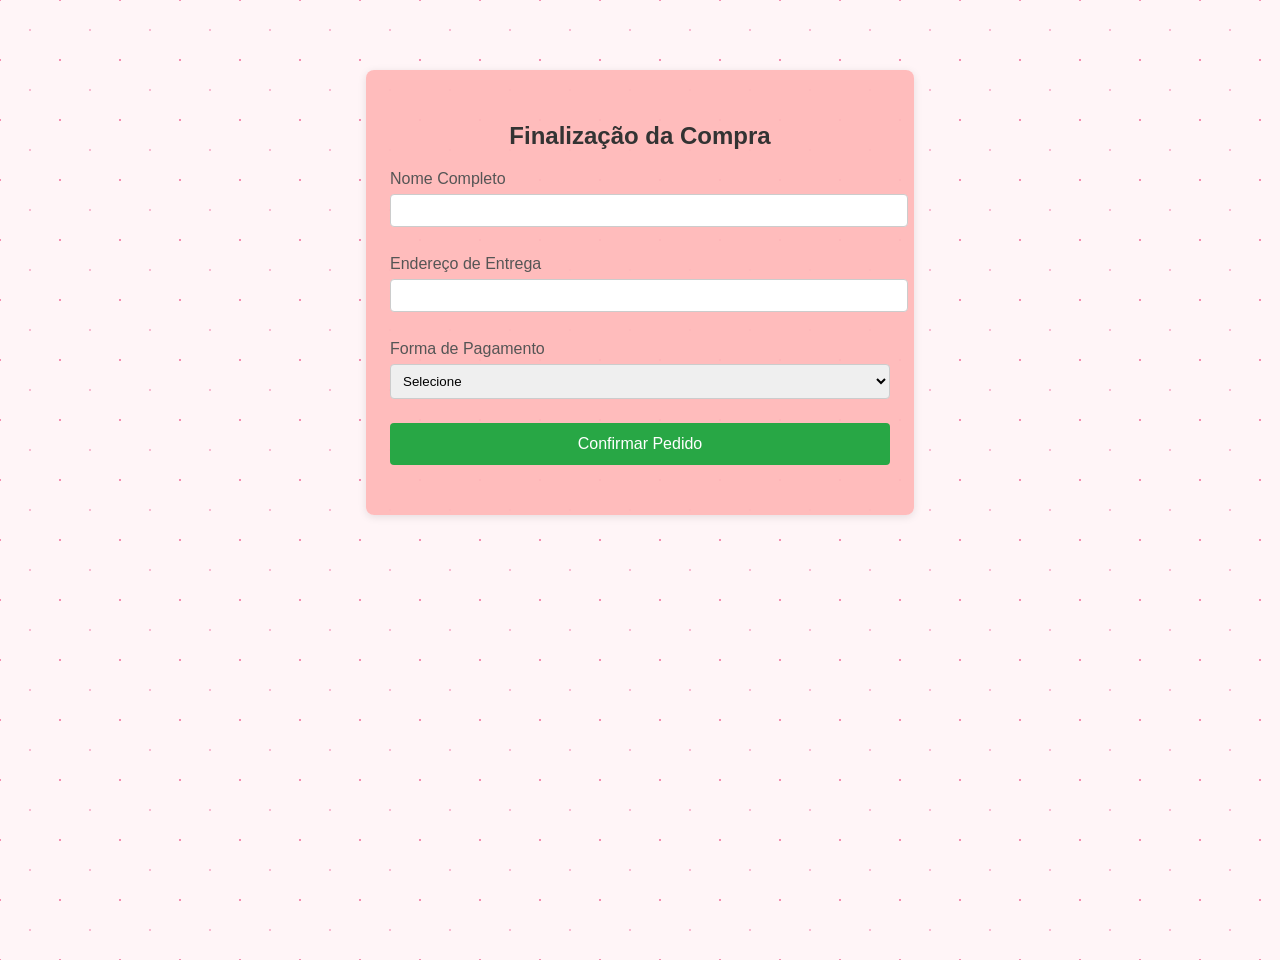
<file: pages/confirmBuy.html>
<!DOCTYPE html>
<html lang="pt-br">
<head>
    <meta charset="UTF-8">
    <meta name="viewport" content="width=device-width, initial-scale=1.0">
    <title>Finalização da Compra</title>
    <link rel="stylesheet" href="/code/style/style_finalizacao.css">
</head>
<body>
    <div class="container">
        <h2>Finalização da Compra</h2>
        <form id="formFinalizacao">
            <label for="nome">Nome Completo</label>
            <input type="text" id="nome" name="nome" required>

            <label for="endereco">Endereço de Entrega</label>
            <input type="text" id="endereco" name="endereco" required>

            <label for="pagamento">Forma de Pagamento</label>
            <select id="pagamento" name="pagamento" required>
                <option value="">Selecione</option>
                <option value="credito">Cartão de Crédito</option>
                <option value="debito">Cartão de Débito</option>
                <option value="pix">PIX</option>
            </select>

            <div id="pagamento-especifico"></div>

            <button type="submit">Confirmar Pedido</button>
        </form>
        <div class="mensagem" id="mensagem"></div>
    </div>
    <script src="/code/scripts/finalizacao.js"></script>
</body>
</html>
</file>
<file: style/style.css>
* {
    margin: 0;
    padding: 0;
    box-sizing: border-box;
    font-family: 'Segoe UI', Tahoma, Geneva, Verdana, sans-serif;
}

/* BG do site com padrão temático */
body {
    background-color: #fff5f7;
    background-image:
        radial-gradient(#f8bbd0 1.5px, transparent 1.5px),
        radial-gradient(#f48fb1 1.5px, transparent 1.5px);
    background-size: 60px 60px;
    background-position: 0 0, 30px 30px;
    min-height: 100vh;
    padding: 30px 20px;
}

/* Container principal que flutua sobre o BG */
.main-container {
    background: white;
    border-radius: 20px;
    box-shadow: 0 10px 30px rgba(0, 0, 0, 0.15);
    max-width: 1200px;
    margin: 0 auto;
    min-height: calc(100vh - 60px);
    overflow: hidden;
    position: relative;
}

.container {
    max-width: 1200px;
    margin: 0 auto;
    padding: 0 20px;
}

/* Header fixo */
header {
    position: sticky;
    top: 0;
    background: linear-gradient(135deg, #f8bbd0 0%, #f48fb1 100%);
    padding: 15px 25px;
    box-shadow: 0 4px 12px rgba(0, 0, 0, 0.1);
    display: flex;
    justify-content: space-between;
    align-items: center;
    z-index: 1000;
}

/* Logo */
.logo {
    display: flex;
    align-items: center;
    gap: 10px;
}

.logo-img {
    height: 50px;
    width: auto;
}

.logo-text {
    font-size: 1.5rem;
    font-weight: bold;
    color: #7e1c40;
}

.menu-toggle {
    font-size: 1.5rem;
    background: none;
    border: none;
    color: #7e1c40;
    cursor: pointer;
    padding: 10px;
    border-radius: 50%;
    transition: all 0.3s ease;
}

.menu-toggle:hover {
    background-color: rgba(255, 255, 255, 0.3);
}

.contact-info a {
    display: flex;
    align-items: center;
    gap: 8px;
    color: #7e1c40;
    text-decoration: none;
    font-size: 0.9rem;
    white-space: nowrap;
}

.contact-info a:hover {
    color: #ec407a;
}

.search-bar {
    display: flex;
    align-items: center;
    background: white;
    border-radius: 25px;
    padding: 5px 15px;
    margin: 0 20px;
    flex: 1;
    max-width: 400px;
}

.search-bar input {
    border: none;
    background: transparent;
    padding: 8px;
    width: 100%;
    outline: none;
}

.search-bar button {
    background: none;
    border: none;
    color: #7e1c40;
    cursor: pointer;
    padding: 5px;
}

.user-actions {
    display: flex;
    gap: 5px;
    margin-right: 5px;
}

.user-actions a {
    color: #7e1c40;
    font-size: 1.2rem;
    padding: 5px;
    border-radius: 30%;
    transition: all 0.3s ease;
}

.user-actions a:hover {
    background-color: rgba(255, 255, 255, 0.3);
}

.cart-icon {
    position: relative;
    font-size: 1.5rem;
    color: #7e1c40;
    padding: 10px;
    border-radius: 50%;
    transition: all 0.3s ease;
    cursor: pointer;
    margin-left: 5px;
}

.cart-icon:hover {
    background-color: rgba(255, 255, 255, 0.3);
}

.cart-count {
    position: absolute;
    top: -5px;
    right: -5px;
    background-color: #ec407a;
    color: white;
    font-size: 0.7rem;
    width: 20px;
    height: 20px;
    border-radius: 50%;
    display: flex;
    justify-content: center;
    align-items: center;
    font-weight: bold;
}

/* Menu lateral */
.side-menu {
    position: fixed;
    top: 0;
    left: -300px;
    width: 300px;
    height: 100%;
    background: linear-gradient(to bottom, #f8bbd0, #f48fb1);
    box-shadow: 4px 0 15px rgba(0, 0, 0, 0.15);
    transition: all 0.4s ease;
    z-index: 1001;
    padding: 20px;
    overflow-y: auto;
}

.side-menu.active {
    left: 0;
}

.menu-header {
    display: flex;
    justify-content: space-between;
    align-items: center;
    margin-bottom: 30px;
    padding-bottom: 15px;
    border-bottom: 2px solid rgba(126, 28, 64, 0.3);
}

.menu-title {
    font-size: 1.5rem;
    color: #7e1c40;
    font-weight: bold;
}

.close-menu {
    font-size: 1.5rem;
    background: none;
    border: none;
    color: #7e1c40;
    cursor: pointer;
}

.menu-nav ul {
    list-style: none;
}

.menu-nav li {
    margin-bottom: 15px;
}

.menu-nav a {
    display: block;
    text-decoration: none;
    color: #7e1c40;
    font-weight: 600;
    padding: 12px 15px;
    border-radius: 8px;
    transition: all 0.3s ease;
}

.menu-nav a:hover {
    background-color: rgba(255, 255, 255, 0.5);
    transform: translateX(5px);
}

.overlay {
    position: fixed;
    top: 0;
    left: 0;
    width: 100%;
    height: 100%;
    background-color: rgba(0, 0, 0, 0.5);
    opacity: 0;
    visibility: hidden;
    transition: all 0.4s ease;
    z-index: 1000;
}

.overlay.active {
    opacity: 1;
    visibility: visible;
}

.content {
    margin-top: 40px;
    text-align: center;
    padding: 20px;
}

.content h2 {
    color: #7e1c40;
    margin-bottom: 20px;
}

.content p {
    max-width: 700px;
    margin: 0 auto 20px;
    line-height: 1.6;
}

/* Estilos do Carrossel */
.carousel-section {
    margin: 20px 0 40px;
}

.carousel-container {
    position: relative;
    max-width: 1200px;
    margin: 0 auto;
    overflow: hidden;
    border-radius: 12px;
    box-shadow: 0 6px 15px rgba(0, 0, 0, 0.1);
}

.carousel {
    display: flex;
    transition: transform 0.5s ease-in-out;
    height: 500px;
}

.carousel-slide {
    min-width: 100%;
    position: relative;
}

.carousel-slide img {
    width: 100%;
    height: 100%;
    object-fit: cover;
    display: block;
}

.slide-content {
    position: absolute;
    bottom: 0;
    left: 0;
    right: 0;
    background: linear-gradient(to top, rgba(0, 0, 0, 0.8), transparent);
    color: white;
    padding: 30px;
    text-align: center;
}

.slide-content h2 {
    font-size: 2.2rem;
    margin-bottom: 10px;
    text-shadow: 1px 1px 3px rgba(0, 0, 0, 0.6);
}

.slide-content p {
    font-size: 1.2rem;
    margin-bottom: 20px;
    text-shadow: 1px 1px 2px rgba(0, 0, 0, 0.6);
}

.btn {
    display: inline-block;
    background-color: #f48fb1;
    color: white;
    padding: 12px 25px;
    border-radius: 30px;
    text-decoration: none;
    font-weight: bold;
    transition: all 0.3s ease;
}

.btn:hover {
    background-color: #ec407a;
    transform: translateY(-3px);
    box-shadow: 0 5px 10px rgba(0, 0, 0, 0.2);
}

.carousel-control {
    position: absolute;
    top: 50%;
    transform: translateY(-50%);
    background-color: rgba(255, 255, 255, 0.7);
    border: none;
    border-radius: 50%;
    width: 50px;
    height: 50px;
    font-size: 1.2rem;
    color: #7e1c40;
    cursor: pointer;
    transition: all 0.3s ease;
    z-index: 10;
}

.carousel-control:hover {
    background-color: white;
}

.prev {
    left: 20px;
}

.next {
    right: 20px;
}

.carousel-indicators {
    position: absolute;
    bottom: 20px;
    left: 0;
    right: 0;
    display: flex;
    justify-content: center;
    gap: 10px;
}

.carousel-indicators .indicator {
    width: 12px;
    height: 12px;
    border-radius: 50%;
    background-color: rgba(255, 255, 255, 0.5);
    cursor: pointer;
    transition: all 0.3s ease;
}

.carousel-indicators .indicator.active {
    background-color: white;
    transform: scale(1.2);
}

/* Seção de Produtos */
.products-section {
    padding: 40px 0;
}

.section-title {
    text-align: center;
    color: #7e1c40;
    margin-bottom: 30px;
    font-size: 2rem;
}

.product-grid {
    display: grid;
    grid-template-columns: repeat(auto-fill, minmax(250px, 1fr));
    gap: 25px;
    margin-top: 30px;
}

.product-card {
    background: white;
    border-radius: 12px;
    overflow: hidden;
    box-shadow: 0 4px 15px rgba(0, 0, 0, 0.1);
    transition: transform 0.3s ease;
}

.product-card:hover {
    transform: translateY(-5px);
}

.product-image {
    height: 200px;
    width: 100%;
    object-fit: cover;
}

.product-info {
    padding: 15px;
}

.product-title {
    font-size: 1.2rem;
    color: #7e1c40;
    margin-bottom: 10px;
}

.product-price {
    font-weight: bold;
    color: #ec407a;
    margin-bottom: 15px;
}

/* Estilos da página do carrinho */
.cart-page {
    padding: 20px;
    max-width: 1200px;
    margin: 0 auto;
}

.page-title {
    color: #7e1c40;
    text-align: center;
    margin-bottom: 30px;
    font-size: 2.2rem;
}

.cart-container {
    display: grid;
    grid-template-columns: 1fr 350px;
    gap: 30px;
    margin-bottom: 40px;
}

.cart-items {
    background: white;
    border-radius: 15px;
    padding: 20px;
    box-shadow: 0 4px 15px rgba(0, 0, 0, 0.1);
}

.cart-item {
    display: grid;
    grid-template-columns: 80px 1fr auto auto auto;
    gap: 15px;
    align-items: center;
    padding: 20px 0;
    border-bottom: 1px solid #f0f0f0;
}

.cart-item:last-child {
    border-bottom: none;
}

.item-image img {
    width: 70px;
    height: 70px;
    object-fit: cover;
    border-radius: 10px;
}

.item-details h3 {
    color: #7e1c40;
    margin-bottom: 5px;
    font-size: 1.1rem;
}

.item-details p {
    color: #666;
    font-size: 0.9rem;
    margin-bottom: 5px;
}

.item-price {
    color: #ec407a;
    font-weight: bold;
    font-size: 1rem;
}

.item-quantity {
    display: flex;
    align-items: center;
    gap: 10px;
}

.quantity-btn {
    width: 30px;
    height: 30px;
    border: 2px solid #f8bbd0;
    background: white;
    border-radius: 50%;
    color: #7e1c40;
    cursor: pointer;
    font-weight: bold;
    transition: all 0.3s ease;
}

.quantity-btn:hover {
    background: #f8bbd0;
    color: white;
}

.quantity {
    font-weight: bold;
    min-width: 30px;
    text-align: center;
}

.item-total {
    font-weight: bold;
    color: #7e1c40;
    font-size: 1.1rem;
}

.remove-item {
    background: none;
    border: none;
    color: #ff6b6b;
    cursor: pointer;
    padding: 8px;
    border-radius: 50%;
    transition: all 0.3s ease;
}

.remove-item:hover {
    background: #ff6b6b;
    color: white;
}

.cart-summary {
    background: white;
    border-radius: 15px;
    padding: 25px;
    box-shadow: 0 4px 15px rgba(0, 0, 0, 0.1);
    height: fit-content;
    position: sticky;
    top: 100px;
}

.cart-summary h3 {
    color: #7e1c40;
    margin-bottom: 20px;
    text-align: center;
    font-size: 1.3rem;
}

.summary-line {
    display: flex;
    justify-content: space-between;
    margin-bottom: 15px;
    padding-bottom: 15px;
    border-bottom: 1px solid #f0f0f0;
}

.summary-line.total {
    font-weight: bold;
    font-size: 1.2rem;
    color: #7e1c40;
    border-bottom: none;
    margin-top: 10px;
    padding-top: 15px;
    border-top: 2px solid #f8bbd0;
}

.checkout-btn {
    width: 100%;
    background: linear-gradient(135deg, #f48fb1 0%, #ec407a 100%);
    color: white;
    border: none;
    padding: 15px;
    border-radius: 25px;
    font-size: 1.1rem;
    font-weight: bold;
    cursor: pointer;
    transition: all 0.3s ease;
    margin-bottom: 15px;
}

.checkout-btn:hover {
    transform: translateY(-2px);
    box-shadow: 0 5px 15px rgba(236, 64, 122, 0.3);
}

.continue-shopping {
    display: flex;
    align-items: center;
    justify-content: center;
    gap: 8px;
    color: #7e1c40;
    text-decoration: none;
    font-weight: 500;
    transition: all 0.3s ease;
}

.continue-shopping:hover {
    color: #ec407a;
}

.empty-cart-message {
    text-align: center;
    padding: 60px 20px;
}

.empty-cart-message i {
    font-size: 4rem;
    color: #f8bbd0;
    margin-bottom: 20px;
}

.empty-cart-message h2 {
    color: #7e1c40;
    margin-bottom: 10px;
}

.empty-cart-message p {
    color: #666;
    margin-bottom: 30px;
}

/* Responsividade */
@media (max-width: 968px) {
    .cart-container {
        grid-template-columns: 1fr;
    }

    .cart-summary {
        position: static;
    }
}

/* Estilos para autenticação */
.auth-container {
    max-width: 500px;
    margin: 40px auto;
    background: white;
    border-radius: 20px;
    box-shadow: 0 10px 30px rgba(0, 0, 0, 0.1);
    overflow: hidden;
}

.auth-tabs {
    display: flex;
    border-bottom: 2px solid #f0f0f0;
}

.tab-btn {
    flex: 1;
    padding: 20px;
    background: none;
    border: none;
    font-size: 1.1rem;
    font-weight: 600;
    color: #666;
    cursor: pointer;
    transition: all 0.3s ease;
}

.tab-btn.active {
    color: #ec407a;
    border-bottom: 3px solid #ec407a;
}

.tab-btn:hover {
    background-color: #fff5f7;
}

.auth-forms {
    padding: 30px;
}

.auth-form {
    display: none;
}

.auth-form.active {
    display: block;
}

.auth-form h2 {
    color: #7e1c40;
    text-align: center;
    margin-bottom: 25px;
    font-size: 1.8rem;
}

.form-group {
    margin-bottom: 20px;
}

.form-group label {
    display: block;
    margin-bottom: 8px;
    color: #7e1c40;
    font-weight: 600;
}

.input-with-icon {
    position: relative;
    display: flex;
    align-items: center;
}

.input-with-icon i {
    position: absolute;
    left: 15px;
    color: #f48fb1;
    z-index: 1;
}

.input-with-icon input {
    width: 100%;
    padding: 15px 15px 15px 45px;
    border: 2px solid #f0f0f0;
    border-radius: 10px;
    font-size: 1rem;
    transition: all 0.3s ease;
}

.input-with-icon input:focus {
    border-color: #f48fb1;
    outline: none;
    box-shadow: 0 0 0 3px rgba(244, 143, 177, 0.1);
}

.toggle-password {
    position: absolute;
    right: 15px;
    background: none;
    border: none;
    color: #666;
    cursor: pointer;
    padding: 5px;
}

.password-strength {
    margin-top: 8px;
}

.strength-bar {
    height: 5px;
    background: #f0f0f0;
    border-radius: 3px;
    overflow: hidden;
    margin-bottom: 5px;
}

.strength-bar::after {
    content: '';
    display: block;
    height: 100%;
    width: 0%;
    background: #ff6b6b;
    transition: width 0.3s ease;
}

.strength-text {
    font-size: 0.8rem;
    color: #666;
}

.form-options {
    display: flex;
    justify-content: space-between;
    align-items: center;
    margin-bottom: 20px;
    flex-wrap: wrap;
    gap: 10px;
}

.checkbox-container {
    display: flex;
    align-items: center;
    cursor: pointer;
    font-size: 0.9rem;
    color: #666;
}

.checkbox-container input {
    display: none;
}

.checkmark {
    width: 18px;
    height: 18px;
    border: 2px solid #f0f0f0;
    border-radius: 4px;
    margin-right: 8px;
    position: relative;
    transition: all 0.3s ease;
}

.checkbox-container input:checked+.checkmark {
    background: #ec407a;
    border-color: #ec407a;
}

.checkbox-container input:checked+.checkmark::after {
    content: '✓';
    position: absolute;
    color: white;
    font-size: 12px;
    top: 50%;
    left: 50%;
    transform: translate(-50%, -50%);
}

.forgot-password {
    color: #ec407a;
    text-decoration: none;
    font-size: 0.9rem;
}

.forgot-password:hover {
    text-decoration: underline;
}

.auth-btn {
    width: 100%;
    background: linear-gradient(135deg, #f48fb1 0%, #ec407a 100%);
    color: white;
    border: none;
    padding: 15px;
    border-radius: 10px;
    font-size: 1.1rem;
    font-weight: 600;
    cursor: pointer;
    transition: all 0.3s ease;
    margin-bottom: 20px;
}

.auth-btn:hover {
    transform: translateY(-2px);
    box-shadow: 0 5px 15px rgba(236, 64, 122, 0.3);
}

.auth-divider {
    position: relative;
    text-align: center;
    margin: 25px 0;
}

.auth-divider::before {
    content: '';
    position: absolute;
    top: 50%;
    left: 0;
    right: 0;
    height: 1px;
    background: #f0f0f0;
}

.auth-divider span {
    background: white;
    padding: 0 15px;
    color: #666;
    position: relative;
    z-index: 1;
}

.social-btn {
    width: 100%;
    padding: 12px;
    border: 2px solid #f0f0f0;
    border-radius: 10px;
    background: white;
    font-size: 1rem;
    font-weight: 600;
    cursor: pointer;
    transition: all 0.3s ease;
    margin-bottom: 10px;
    display: flex;
    align-items: center;
    justify-content: center;
    gap: 10px;
}

.social-btn:hover {
    border-color: #f48fb1;
    transform: translateY(-1px);
}

.google-btn {
    color: #666;
}

.facebook-btn {
    color: #1877f2;
}

/* Responsividade */
@media (max-width: 768px) {
    .auth-container {
        margin: 20px;
    }

    .auth-forms {
        padding: 20px;
    }

    .form-options {
        flex-direction: column;
        align-items: flex-start;
        gap: 15px;
    }

    .tab-btn {
        padding: 15px;
        font-size: 1rem;
    }
}

@media (max-width: 480px) {
    .auth-container {
        margin: 10px;
    }

    .auth-forms {
        padding: 15px;
    }

    .auth-form h2 {
        font-size: 1.5rem;
    }

    .input-with-icon input {
        padding: 12px 12px 12px 40px;
    }
}

@media (max-width: 768px) {
    .cart-item {
        grid-template-columns: 60px 1fr;
        gap: 10px;
        text-align: center;
    }

    .item-quantity,
    .item-total,
    .remove-item {
        grid-column: span 2;
        justify-self: center;
        margin-top: 10px;
    }

    .item-image img {
        width: 60px;
        height: 60px;
    }
}

@media (max-width: 480px) {
    .cart-page {
        padding: 15px;
    }

    .page-title {
        font-size: 1.8rem;
    }
}

@media (max-width: 768px) {
    .footer-content {
        grid-template-columns: 1fr;
        text-align: center;
    }

    .footer-section p {
        justify-content: center;
    }

    .social-icons {
        justify-content: center;
    }
}

.site-footer {
    background: linear-gradient(135deg, #f8bbd0 0%, #f48fb1 100%);
    padding: 40px 0 20px;
    margin-top: 40px;
}

.footer-content {
    display: grid;
    grid-template-columns: repeat(auto-fit, minmax(250px, 1fr));
    gap: 30px;
    max-width: 1200px;
    margin: 0 auto;
    padding: 0 20px;
}

.footer-section h3,
.footer-section h4 {
    color: #7e1c40;
    margin-bottom: 15px;
}

.footer-section p {
    margin-bottom: 10px;
    display: flex;
    align-items: center;
    gap: 10px;
}

.footer-section i {
    width: 20px;
    color: #7e1c40;
}

.social-icons {
    display: flex;
    gap: 15px;
}

.social-icons a {
    display: flex;
    align-items: center;
    justify-content: center;
    width: 40px;
    height: 40px;
    background-color: #7e1c40;
    color: white;
    border-radius: 50%;
    transition: all 0.3s ease;
}

.social-icons a:hover {
    background-color: #ec407a;
    transform: translateY(-3px);
}

.footer-bottom {
    text-align: center;
    margin-top: 30px;
    padding-top: 20px;
    border-top: 1px solid rgba(126, 28, 64, 0.3);
}

.footer-bottom p {
    color: #7e1c40;
}

@media (max-width: 768px) {
    body {
        padding: 20px 15px;
    }

    .main-container {
        min-height: calc(100vh - 40px);
    }

    header {
        padding: 12px 20px;
    }

    .logo-img {
        height: 40px;
    }

    .logo-text {
        font-size: 1.3rem;
    }

    .carousel {
        height: 400px;
    }

    .slide-content h2 {
        font-size: 1.8rem;
    }

    .slide-content p {
        font-size: 1rem;
    }

    .carousel-control {
        width: 40px;
        height: 40px;
    }

    .product-grid {
        grid-template-columns: repeat(auto-fill, minmax(200px, 1fr));
        gap: 20px;
    }
}

/* Estilos para a seção Doce do Dia */
.daily-special {
    padding: 40px 0;
}

.calendar-container {
    max-width: 1200px;
    margin: 0 auto;
    padding: 0 20px;
}

.calendar {
    background: white;
    border-radius: 15px;
    box-shadow: 0 5px 20px rgba(0, 0, 0, 0.1);
    overflow: hidden;
}

.calendar-header {
    background: linear-gradient(135deg, #f8bbd0 0%, #f48fb1 100%);
    padding: 20px;
    text-align: center;
    color: #7e1c40;
}

.calendar-header h3 {
    margin-bottom: 5px;
    font-size: 1.8rem;
}

.week-days {
    display: grid;
    grid-template-columns: repeat(auto-fit, minmax(140px, 1fr));
    gap: 0;
}

.day {
    padding: 15px;
    text-align: center;
    border-right: 1px solid #f0f0f0;
    border-bottom: 1px solid #f0f0f0;
    transition: all 0.3s ease;
}

.day:last-child {
    border-right: none;
}

.day:hover {
    background-color: #fff5f7;
    transform: translateY(-3px);
    box-shadow: 0 5px 15px rgba(0, 0, 0, 0.1);
}

.day h4 {
    color: #7e1c40;
    margin-bottom: 10px;
    font-size: 1.1rem;
}

.dessert-info {
    margin-top: 10px;
}

.dessert-image {
    width: 80px;
    height: 80px;
    border-radius: 50%;
    margin: 0 auto 10px;
    background-size: cover;
    background-position: center;
    border: 3px solid #f8bbd0;
}

.dessert-info h5 {
    color: #7e1c40;
    margin-bottom: 5px;
    font-size: 1rem;
}

.dessert-info p {
    color: #ec407a;
    font-weight: bold;
    font-size: 0.9rem;
}

.current-day-highlight {
    background-color: #7e1c40;
    color: white;
    padding: 15px;
    text-align: center;
    font-weight: bold;
}

.current-day-highlight span {
    color: #f8bbd0;
}

/* Destacar o dia atual */
.day[data-day="segunda"] {
    background-color: rgba(248, 187, 208, 0.2);
    position: relative;
}

.day[data-day="segunda"]::before {
    content: "Hoje";
    position: absolute;
    top: 5px;
    right: 5px;
    background-color: #ec407a;
    color: white;
    font-size: 0.7rem;
    padding: 3px 8px;
    border-radius: 10px;
}

@media (max-width: 768px) {
    .week-days {
        grid-template-columns: repeat(2, 1fr);
    }

    .day:nth-child(2n) {
        border-right: none;
    }
}

@media (max-width: 480px) {
    .week-days {
        grid-template-columns: 1fr;
    }

    .day {
        border-right: none;
    }

    .dessert-image {
        width: 60px;
        height: 60px;
    }
}

@media (max-width: 480px) {
    body {
        padding: 15px 10px;
    }

    .main-container {
        min-height: calc(100vh - 30px);
        border-radius: 15px;
    }

    header {
        padding: 10px 15px;
    }

    .logo-text {
        display: none;
    }

    .carousel {
        height: 300px;
    }

    .slide-content {
        padding: 15px;
    }

    .slide-content h2 {
        font-size: 1.4rem;
    }

    .btn {
        padding: 10px 20px;
        font-size: 0.9rem;
    }

    .carousel-control {
        width: 35px;
        height: 35px;
        font-size: 1rem;
    }

    .carousel-indicators .indicator {
        width: 10px;
        height: 10px;
    }

    .product-grid {
        grid-template-columns: 1fr;
        gap: 15px;
    }

    .section-title {
        font-size: 1.6rem;
    }


}
</file>
<file: code/style/style.css>
* {
    margin: 0;
    padding: 0;
    box-sizing: border-box;
    font-family: 'Segoe UI', Tahoma, Geneva, Verdana, sans-serif;
}

/* BG do site com padrão temático */
body {
    background-color: #fff5f7;
    background-image:
        radial-gradient(#f8bbd0 1.5px, transparent 1.5px),
        radial-gradient(#f48fb1 1.5px, transparent 1.5px);
    background-size: 60px 60px;
    background-position: 0 0, 30px 30px;
    min-height: 100vh;
    padding: 30px 20px;
}

/* Container principal que flutua sobre o BG */
.main-container {
    background: white;
    border-radius: 20px;
    box-shadow: 0 10px 30px rgba(0, 0, 0, 0.15);
    max-width: 1200px;
    margin: 0 auto;
    min-height: calc(100vh - 60px);
    overflow: hidden;
    position: relative;
}

.container {
    max-width: 1200px;
    margin: 0 auto;
    padding: 0 20px;
}

/* Header fixo */
header {
    position: sticky;
    top: 0;
    background: linear-gradient(135deg, #f8bbd0 0%, #f48fb1 100%);
    padding: 15px 25px;
    box-shadow: 0 4px 12px rgba(0, 0, 0, 0.1);
    display: flex;
    justify-content: space-between;
    align-items: center;
    z-index: 1000;
}

/* Logo */
.logo {
    display: flex;
    align-items: center;
    gap: 10px;
}

.logo-img {
    height: 50px;
    width: auto;
}

.logo-text {
    font-size: 1.5rem;
    font-weight: bold;
    color: #7e1c40;
}

.menu-toggle {
    font-size: 1.5rem;
    background: none;
    border: none;
    color: #7e1c40;
    cursor: pointer;
    padding: 10px;
    border-radius: 50%;
    transition: all 0.3s ease;
}

.menu-toggle:hover {
    background-color: rgba(255, 255, 255, 0.3);
}

.contact-info a {
    display: flex;
    align-items: center;
    gap: 8px;
    color: #7e1c40;
    text-decoration: none;
    font-size: 0.9rem;
    white-space: nowrap;
}

.contact-info a:hover {
    color: #ec407a;
}

.search-bar {
    display: flex;
    align-items: center;
    background: white;
    border-radius: 25px;
    padding: 5px 15px;
    margin: 0 20px;
    flex: 1;
    max-width: 400px;
}

.search-bar input {
    border: none;
    background: transparent;
    padding: 8px;
    width: 100%;
    outline: none;
}

.search-bar button {
    background: none;
    border: none;
    color: #7e1c40;
    cursor: pointer;
    padding: 5px;
}

.user-actions {
    display: flex;
    gap: 5px;
    margin-right: 5px;
}

.user-actions a {
    color: #7e1c40;
    font-size: 1.2rem;
    padding: 5px;
    border-radius: 30%;
    transition: all 0.3s ease;
}

.user-actions a:hover {
    background-color: rgba(255, 255, 255, 0.3);
}

.cart-icon {
    position: relative;
    font-size: 1.5rem;
    color: #7e1c40;
    padding: 10px;
    border-radius: 50%;
    transition: all 0.3s ease;
    cursor: pointer;
    margin-left: 5px;
}

.cart-icon:hover {
    background-color: rgba(255, 255, 255, 0.3);
}

.cart-count {
    position: absolute;
    top: -5px;
    right: -5px;
    background-color: #ec407a;
    color: white;
    font-size: 0.7rem;
    width: 20px;
    height: 20px;
    border-radius: 50%;
    display: flex;
    justify-content: center;
    align-items: center;
    font-weight: bold;
}

/* Menu lateral */
.side-menu {
    position: fixed;
    top: 0;
    left: -300px;
    width: 300px;
    height: 100%;
    background: linear-gradient(to bottom, #f8bbd0, #f48fb1);
    box-shadow: 4px 0 15px rgba(0, 0, 0, 0.15);
    transition: all 0.4s ease;
    z-index: 1001;
    padding: 20px;
    overflow-y: auto;
}

.side-menu.active {
    left: 0;
}

.menu-header {
    display: flex;
    justify-content: space-between;
    align-items: center;
    margin-bottom: 30px;
    padding-bottom: 15px;
    border-bottom: 2px solid rgba(126, 28, 64, 0.3);
}

.menu-title {
    font-size: 1.5rem;
    color: #7e1c40;
    font-weight: bold;
}

.close-menu {
    font-size: 1.5rem;
    background: none;
    border: none;
    color: #7e1c40;
    cursor: pointer;
}

.menu-nav ul {
    list-style: none;
}

.menu-nav li {
    margin-bottom: 15px;
}

.menu-nav a {
    display: block;
    text-decoration: none;
    color: #7e1c40;
    font-weight: 600;
    padding: 12px 15px;
    border-radius: 8px;
    transition: all 0.3s ease;
}

.menu-nav a:hover {
    background-color: rgba(255, 255, 255, 0.5);
    transform: translateX(5px);
}

.overlay {
    position: fixed;
    top: 0;
    left: 0;
    width: 100%;
    height: 100%;
    background-color: rgba(0, 0, 0, 0.5);
    opacity: 0;
    visibility: hidden;
    transition: all 0.4s ease;
    z-index: 1000;
}

.overlay.active {
    opacity: 1;
    visibility: visible;
}

.content {
    margin-top: 40px;
    text-align: center;
    padding: 20px;
}

.content h2 {
    color: #7e1c40;
    margin-bottom: 20px;
}

.content p {
    max-width: 700px;
    margin: 0 auto 20px;
    line-height: 1.6;
}

/* Estilos do Carrossel */
.carousel-section {
    margin: 20px 0 40px;
}

.carousel-container {
    position: relative;
    max-width: 1200px;
    margin: 0 auto;
    overflow: hidden;
    border-radius: 12px;
    box-shadow: 0 6px 15px rgba(0, 0, 0, 0.1);
}

.carousel {
    display: flex;
    transition: transform 0.5s ease-in-out;
    height: 500px;
}

.carousel-slide {
    min-width: 100%;
    position: relative;
}

.carousel-slide img {
    width: 100%;
    height: 100%;
    object-fit: cover;
    display: block;
}

.slide-content {
    position: absolute;
    bottom: 0;
    left: 0;
    right: 0;
    background: linear-gradient(to top, rgba(0, 0, 0, 0.8), transparent);
    color: white;
    padding: 30px;
    text-align: center;
}

.slide-content h2 {
    font-size: 2.2rem;
    margin-bottom: 10px;
    text-shadow: 1px 1px 3px rgba(0, 0, 0, 0.6);
}

.slide-content p {
    font-size: 1.2rem;
    margin-bottom: 20px;
    text-shadow: 1px 1px 2px rgba(0, 0, 0, 0.6);
}

.btn {
    display: inline-block;
    background-color: #f48fb1;
    color: white;
    padding: 12px 25px;
    border-radius: 30px;
    text-decoration: none;
    font-weight: bold;
    transition: all 0.3s ease;
}

.btn:hover {
    background-color: #ec407a;
    transform: translateY(-3px);
    box-shadow: 0 5px 10px rgba(0, 0, 0, 0.2);
}

.carousel-control {
    position: absolute;
    top: 50%;
    transform: translateY(-50%);
    background-color: rgba(255, 255, 255, 0.7);
    border: none;
    border-radius: 50%;
    width: 50px;
    height: 50px;
    font-size: 1.2rem;
    color: #7e1c40;
    cursor: pointer;
    transition: all 0.3s ease;
    z-index: 10;
}

.carousel-control:hover {
    background-color: white;
}

.prev {
    left: 20px;
}

.next {
    right: 20px;
}

.carousel-indicators {
    position: absolute;
    bottom: 20px;
    left: 0;
    right: 0;
    display: flex;
    justify-content: center;
    gap: 10px;
}

.carousel-indicators .indicator {
    width: 12px;
    height: 12px;
    border-radius: 50%;
    background-color: rgba(255, 255, 255, 0.5);
    cursor: pointer;
    transition: all 0.3s ease;
}

.carousel-indicators .indicator.active {
    background-color: white;
    transform: scale(1.2);
}

/* Seção de Produtos */
.products-section {
    padding: 40px 0;
}

.section-title {
    text-align: center;
    color: #7e1c40;
    margin-bottom: 30px;
    font-size: 2rem;
}

.product-grid {
    display: grid;
    grid-template-columns: repeat(auto-fill, minmax(250px, 1fr));
    gap: 25px;
    margin-top: 30px;
}

.product-card {
    background: white;
    border-radius: 12px;
    overflow: hidden;
    box-shadow: 0 4px 15px rgba(0, 0, 0, 0.1);
    transition: transform 0.3s ease;
}

.product-card:hover {
    transform: translateY(-5px);
}

.product-image {
    height: 200px;
    width: 100%;
    object-fit: cover;
}

.product-info {
    padding: 15px;
}

.product-title {
    font-size: 1.2rem;
    color: #7e1c40;
    margin-bottom: 10px;
}

.product-price {
    font-weight: bold;
    color: #ec407a;
    margin-bottom: 15px;
}

/* Estilos da página do carrinho */
.cart-page {
    padding: 20px;
    max-width: 1200px;
    margin: 0 auto;
}

.page-title {
    color: #7e1c40;
    text-align: center;
    margin-bottom: 30px;
    font-size: 2.2rem;
}

.cart-container {
    display: grid;
    grid-template-columns: 1fr 350px;
    gap: 30px;
    margin-bottom: 40px;
}

.cart-items {
    background: white;
    border-radius: 15px;
    padding: 20px;
    box-shadow: 0 4px 15px rgba(0, 0, 0, 0.1);
}

.cart-item {
    display: grid;
    grid-template-columns: 80px 1fr auto auto auto;
    gap: 15px;
    align-items: center;
    padding: 20px 0;
    border-bottom: 1px solid #f0f0f0;
}

.cart-item:last-child {
    border-bottom: none;
}

.item-image img {
    width: 70px;
    height: 70px;
    object-fit: cover;
    border-radius: 10px;
}

.item-details h3 {
    color: #7e1c40;
    margin-bottom: 5px;
    font-size: 1.1rem;
}

.item-details p {
    color: #666;
    font-size: 0.9rem;
    margin-bottom: 5px;
}

.item-price {
    color: #ec407a;
    font-weight: bold;
    font-size: 1rem;
}

.item-quantity {
    display: flex;
    align-items: center;
    gap: 10px;
}

.quantity-btn {
    width: 30px;
    height: 30px;
    border: 2px solid #f8bbd0;
    background: white;
    border-radius: 50%;
    color: #7e1c40;
    cursor: pointer;
    font-weight: bold;
    transition: all 0.3s ease;
}

.quantity-btn:hover {
    background: #f8bbd0;
    color: white;
}

.quantity {
    font-weight: bold;
    min-width: 30px;
    text-align: center;
}

.item-total {
    font-weight: bold;
    color: #7e1c40;
    font-size: 1.1rem;
}

.remove-item {
    background: none;
    border: none;
    color: #ff6b6b;
    cursor: pointer;
    padding: 8px;
    border-radius: 50%;
    transition: all 0.3s ease;
}

.remove-item:hover {
    background: #ff6b6b;
    color: white;
}

.cart-summary {
    background: white;
    border-radius: 15px;
    padding: 25px;
    box-shadow: 0 4px 15px rgba(0, 0, 0, 0.1);
    height: fit-content;
    position: sticky;
    top: 100px;
}

.cart-summary h3 {
    color: #7e1c40;
    margin-bottom: 20px;
    text-align: center;
    font-size: 1.3rem;
}

.summary-line {
    display: flex;
    justify-content: space-between;
    margin-bottom: 15px;
    padding-bottom: 15px;
    border-bottom: 1px solid #f0f0f0;
}

.summary-line.total {
    font-weight: bold;
    font-size: 1.2rem;
    color: #7e1c40;
    border-bottom: none;
    margin-top: 10px;
    padding-top: 15px;
    border-top: 2px solid #f8bbd0;
}

.checkout-btn {
    width: 100%;
    background: linear-gradient(135deg, #f48fb1 0%, #ec407a 100%);
    color: white;
    border: none;
    padding: 15px;
    border-radius: 25px;
    font-size: 1.1rem;
    font-weight: bold;
    cursor: pointer;
    transition: all 0.3s ease;
    margin-bottom: 15px;
}

.checkout-btn:hover {
    transform: translateY(-2px);
    box-shadow: 0 5px 15px rgba(236, 64, 122, 0.3);
}

.continue-shopping {
    display: flex;
    align-items: center;
    justify-content: center;
    gap: 8px;
    color: #7e1c40;
    text-decoration: none;
    font-weight: 500;
    transition: all 0.3s ease;
}

.continue-shopping:hover {
    color: #ec407a;
}

.empty-cart-message {
    text-align: center;
    padding: 60px 20px;
}

.empty-cart-message i {
    font-size: 4rem;
    color: #f8bbd0;
    margin-bottom: 20px;
}

.empty-cart-message h2 {
    color: #7e1c40;
    margin-bottom: 10px;
}

.empty-cart-message p {
    color: #666;
    margin-bottom: 30px;
}

/* Responsividade */
@media (max-width: 968px) {
    .cart-container {
        grid-template-columns: 1fr;
    }

    .cart-summary {
        position: static;
    }
}

/* Estilos para autenticação */
.auth-container {
    max-width: 500px;
    margin: 40px auto;
    background: white;
    border-radius: 20px;
    box-shadow: 0 10px 30px rgba(0, 0, 0, 0.1);
    overflow: hidden;
}

.auth-tabs {
    display: flex;
    border-bottom: 2px solid #f0f0f0;
}

.tab-btn {
    flex: 1;
    padding: 20px;
    background: none;
    border: none;
    font-size: 1.1rem;
    font-weight: 600;
    color: #666;
    cursor: pointer;
    transition: all 0.3s ease;
}

.tab-btn.active {
    color: #ec407a;
    border-bottom: 3px solid #ec407a;
}

.tab-btn:hover {
    background-color: #fff5f7;
}

.auth-forms {
    padding: 30px;
}

.auth-form {
    display: none;
}

.auth-form.active {
    display: block;
}

.auth-form h2 {
    color: #7e1c40;
    text-align: center;
    margin-bottom: 25px;
    font-size: 1.8rem;
}

.form-group {
    margin-bottom: 20px;
}

.form-group label {
    display: block;
    margin-bottom: 8px;
    color: #7e1c40;
    font-weight: 600;
}

.input-with-icon {
    position: relative;
    display: flex;
    align-items: center;
}

.input-with-icon i {
    position: absolute;
    left: 15px;
    color: #f48fb1;
    z-index: 1;
}

.input-with-icon input {
    width: 100%;
    padding: 15px 15px 15px 45px;
    border: 2px solid #f0f0f0;
    border-radius: 10px;
    font-size: 1rem;
    transition: all 0.3s ease;
}

.input-with-icon input:focus {
    border-color: #f48fb1;
    outline: none;
    box-shadow: 0 0 0 3px rgba(244, 143, 177, 0.1);
}

.toggle-password {
    position: absolute;
    right: 15px;
    background: none;
    border: none;
    color: #666;
    cursor: pointer;
    padding: 5px;
}

.password-strength {
    margin-top: 8px;
}

.strength-bar {
    height: 5px;
    background: #f0f0f0;
    border-radius: 3px;
    overflow: hidden;
    margin-bottom: 5px;
}

.strength-bar::after {
    content: '';
    display: block;
    height: 100%;
    width: 0%;
    background: #ff6b6b;
    transition: width 0.3s ease;
}

.strength-text {
    font-size: 0.8rem;
    color: #666;
}

.form-options {
    display: flex;
    justify-content: space-between;
    align-items: center;
    margin-bottom: 20px;
    flex-wrap: wrap;
    gap: 10px;
}

.checkbox-container {
    display: flex;
    align-items: center;
    cursor: pointer;
    font-size: 0.9rem;
    color: #666;
}

.checkbox-container input {
    display: none;
}

.checkmark {
    width: 18px;
    height: 18px;
    border: 2px solid #f0f0f0;
    border-radius: 4px;
    margin-right: 8px;
    position: relative;
    transition: all 0.3s ease;
}

.checkbox-container input:checked+.checkmark {
    background: #ec407a;
    border-color: #ec407a;
}

.checkbox-container input:checked+.checkmark::after {
    content: '✓';
    position: absolute;
    color: white;
    font-size: 12px;
    top: 50%;
    left: 50%;
    transform: translate(-50%, -50%);
}

.forgot-password {
    color: #ec407a;
    text-decoration: none;
    font-size: 0.9rem;
}

.forgot-password:hover {
    text-decoration: underline;
}

.auth-btn {
    width: 100%;
    background: linear-gradient(135deg, #f48fb1 0%, #ec407a 100%);
    color: white;
    border: none;
    padding: 15px;
    border-radius: 10px;
    font-size: 1.1rem;
    font-weight: 600;
    cursor: pointer;
    transition: all 0.3s ease;
    margin-bottom: 20px;
}

.auth-btn:hover {
    transform: translateY(-2px);
    box-shadow: 0 5px 15px rgba(236, 64, 122, 0.3);
}

.auth-divider {
    position: relative;
    text-align: center;
    margin: 25px 0;
}

.auth-divider::before {
    content: '';
    position: absolute;
    top: 50%;
    left: 0;
    right: 0;
    height: 1px;
    background: #f0f0f0;
}

.auth-divider span {
    background: white;
    padding: 0 15px;
    color: #666;
    position: relative;
    z-index: 1;
}

.social-btn {
    width: 100%;
    padding: 12px;
    border: 2px solid #f0f0f0;
    border-radius: 10px;
    background: white;
    font-size: 1rem;
    font-weight: 600;
    cursor: pointer;
    transition: all 0.3s ease;
    margin-bottom: 10px;
    display: flex;
    align-items: center;
    justify-content: center;
    gap: 10px;
}

.social-btn:hover {
    border-color: #f48fb1;
    transform: translateY(-1px);
}

.google-btn {
    color: #666;
}

.facebook-btn {
    color: #1877f2;
}

/* Responsividade */
@media (max-width: 768px) {
    .auth-container {
        margin: 20px;
    }

    .auth-forms {
        padding: 20px;
    }

    .form-options {
        flex-direction: column;
        align-items: flex-start;
        gap: 15px;
    }

    .tab-btn {
        padding: 15px;
        font-size: 1rem;
    }
}

@media (max-width: 480px) {
    .auth-container {
        margin: 10px;
    }

    .auth-forms {
        padding: 15px;
    }

    .auth-form h2 {
        font-size: 1.5rem;
    }

    .input-with-icon input {
        padding: 12px 12px 12px 40px;
    }
}

@media (max-width: 768px) {
    .cart-item {
        grid-template-columns: 60px 1fr;
        gap: 10px;
        text-align: center;
    }

    .item-quantity,
    .item-total,
    .remove-item {
        grid-column: span 2;
        justify-self: center;
        margin-top: 10px;
    }

    .item-image img {
        width: 60px;
        height: 60px;
    }
}

@media (max-width: 480px) {
    .cart-page {
        padding: 15px;
    }

    .page-title {
        font-size: 1.8rem;
    }
}

@media (max-width: 768px) {
    .footer-content {
        grid-template-columns: 1fr;
        text-align: center;
    }

    .footer-section p {
        justify-content: center;
    }

    .social-icons {
        justify-content: center;
    }
}

.site-footer {
    background: linear-gradient(135deg, #f8bbd0 0%, #f48fb1 100%);
    padding: 40px 0 20px;
    margin-top: 40px;
}

.footer-content {
    display: grid;
    grid-template-columns: repeat(auto-fit, minmax(250px, 1fr));
    gap: 30px;
    max-width: 1200px;
    margin: 0 auto;
    padding: 0 20px;
}

.footer-section h3,
.footer-section h4 {
    color: #7e1c40;
    margin-bottom: 15px;
}

.footer-section p {
    margin-bottom: 10px;
    display: flex;
    align-items: center;
    gap: 10px;
}

.footer-section i {
    width: 20px;
    color: #7e1c40;
}

.social-icons {
    display: flex;
    gap: 15px;
}

.social-icons a {
    display: flex;
    align-items: center;
    justify-content: center;
    width: 40px;
    height: 40px;
    background-color: #7e1c40;
    color: white;
    border-radius: 50%;
    transition: all 0.3s ease;
}

.social-icons a:hover {
    background-color: #ec407a;
    transform: translateY(-3px);
}

.footer-bottom {
    text-align: center;
    margin-top: 30px;
    padding-top: 20px;
    border-top: 1px solid rgba(126, 28, 64, 0.3);
}

.footer-bottom p {
    color: #7e1c40;
}

@media (max-width: 768px) {
    body {
        padding: 20px 15px;
    }

    .main-container {
        min-height: calc(100vh - 40px);
    }

    header {
        padding: 12px 20px;
    }

    .logo-img {
        height: 40px;
    }

    .logo-text {
        font-size: 1.3rem;
    }

    .carousel {
        height: 400px;
    }

    .slide-content h2 {
        font-size: 1.8rem;
    }

    .slide-content p {
        font-size: 1rem;
    }

    .carousel-control {
        width: 40px;
        height: 40px;
    }

    .product-grid {
        grid-template-columns: repeat(auto-fill, minmax(200px, 1fr));
        gap: 20px;
    }
}

/* Estilos para a seção Doce do Dia */
.daily-special {
    padding: 40px 0;
}

.calendar-container {
    max-width: 1200px;
    margin: 0 auto;
    padding: 0 20px;
}

.calendar {
    background: white;
    border-radius: 15px;
    box-shadow: 0 5px 20px rgba(0, 0, 0, 0.1);
    overflow: hidden;
}

.calendar-header {
    background: linear-gradient(135deg, #f8bbd0 0%, #f48fb1 100%);
    padding: 20px;
    text-align: center;
    color: #7e1c40;
}

.calendar-header h3 {
    margin-bottom: 5px;
    font-size: 1.8rem;
}

.week-days {
    display: grid;
    grid-template-columns: repeat(auto-fit, minmax(140px, 1fr));
    gap: 0;
}

.day {
    padding: 15px;
    text-align: center;
    border-right: 1px solid #f0f0f0;
    border-bottom: 1px solid #f0f0f0;
    transition: all 0.3s ease;
}

.day:last-child {
    border-right: none;
}

.day:hover {
    background-color: #fff5f7;
    transform: translateY(-3px);
    box-shadow: 0 5px 15px rgba(0, 0, 0, 0.1);
}

.day h4 {
    color: #7e1c40;
    margin-bottom: 10px;
    font-size: 1.1rem;
}

.dessert-info {
    margin-top: 10px;
}

.dessert-image {
    width: 80px;
    height: 80px;
    border-radius: 50%;
    margin: 0 auto 10px;
    background-size: cover;
    background-position: center;
    border: 3px solid #f8bbd0;
}

.dessert-info h5 {
    color: #7e1c40;
    margin-bottom: 5px;
    font-size: 1rem;
}

.dessert-info p {
    color: #ec407a;
    font-weight: bold;
    font-size: 0.9rem;
}

.current-day-highlight {
    background-color: #7e1c40;
    color: white;
    padding: 15px;
    text-align: center;
    font-weight: bold;
}

.current-day-highlight span {
    color: #f8bbd0;
}

/* Destacar o dia atual */
.day[data-day="segunda"] {
    background-color: rgba(248, 187, 208, 0.2);
    position: relative;
}

.day[data-day="segunda"]::before {
    content: "Hoje";
    position: absolute;
    top: 5px;
    right: 5px;
    background-color: #ec407a;
    color: white;
    font-size: 0.7rem;
    padding: 3px 8px;
    border-radius: 10px;
}

@media (max-width: 768px) {
    .week-days {
        grid-template-columns: repeat(2, 1fr);
    }

    .day:nth-child(2n) {
        border-right: none;
    }
}

@media (max-width: 480px) {
    .week-days {
        grid-template-columns: 1fr;
    }

    .day {
        border-right: none;
    }

    .dessert-image {
        width: 60px;
        height: 60px;
    }
}

@media (max-width: 480px) {
    body {
        padding: 15px 10px;
    }

    .main-container {
        min-height: calc(100vh - 30px);
        border-radius: 15px;
    }

    header {
        padding: 10px 15px;
    }

    .logo-text {
        display: none;
    }

    .carousel {
        height: 300px;
    }

    .slide-content {
        padding: 15px;
    }

    .slide-content h2 {
        font-size: 1.4rem;
    }

    .btn {
        padding: 10px 20px;
        font-size: 0.9rem;
    }

    .carousel-control {
        width: 35px;
        height: 35px;
        font-size: 1rem;
    }

    .carousel-indicators .indicator {
        width: 10px;
        height: 10px;
    }

    .product-grid {
        grid-template-columns: 1fr;
        gap: 15px;
    }

    .section-title {
        font-size: 1.6rem;
    }


}
</file>
<file: code/style/style_finalizacao.css>
body {
    font-family: Arial, sans-serif;
    margin: 0;
    background-color: #fff5f7;
    background-image:
        radial-gradient(#f8bbd0 1.5px, transparent 1.5px),
        radial-gradient(#f48fb1 1.5px, transparent 1.5px);
    background-size: 60px 60px;
    background-position: 0 0, 30px 30px;
    min-height: 100vh;
    padding: 30px 20px;
}

.container {
    max-width: 500px;
    margin: 40px auto;
    background-color: #ffb9b9ee;
    border-radius: 8px;
    box-shadow: 0 2px 8px rgba(0, 0, 0, 0.1);
    padding: 32px 24px;
}

h2 {
    text-align: center;
    color: #333;
}

.resumo {
    margin-bottom: 24px;
    padding: 16px;
    background: #f0f0f0;
    border-radius: 6px;
}

.resumo p {
    margin: 8px 0;
}

label {
    display: block;
    margin-top: 16px;
    margin-bottom: 6px;
    color: #555;
}

input,
select {
    width: 100%;
    padding: 8px;
    border-radius: 4px;
    border: 1px solid #ccc;
    margin-bottom: 12px;
}

button {
    width: 100%;
    padding: 12px;
    background: #28a745;
    color: #fff;
    border: none;
    border-radius: 4px;
    font-size: 16px;
    cursor: pointer;
    margin-top: 12px;
}

button:disabled {
    background: #aaa;
}

.mensagem {
    text-align: center;
    color: #28a745;
    font-weight: bold;
    margin-top: 18px;
}
</file>
